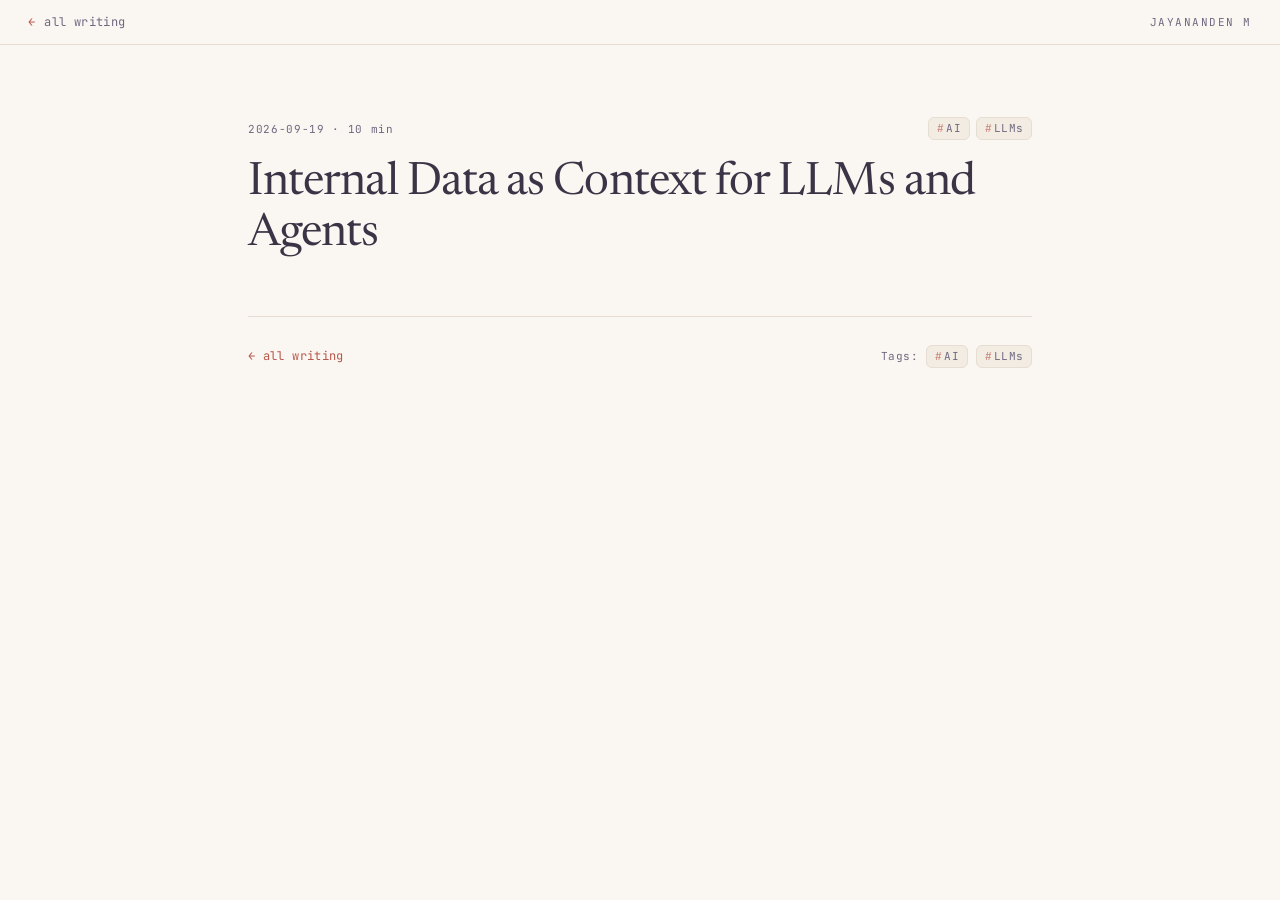
<file: writing-contextdata.html>
<!DOCTYPE html>
<html lang="en">
<head>
<meta charset="utf-8">
<meta name="viewport" content="width=device-width, initial-scale=1">
<title>Internal Data as Context for LLMs and Agents</title>
<link rel="preconnect" href="https://fonts.googleapis.com"><link rel="preconnect" href="https://fonts.gstatic.com" crossorigin><link rel="stylesheet" href="https://fonts.googleapis.com/css2?family=JetBrains+Mono:wght@400;500;600&family=Newsreader:opsz,wght@6..72,400;6..72,500&family=Space+Grotesk:wght@400;500;600&display=swap">
<style>
  *{box-sizing:border-box;}
  body{margin:0;background:var(--paper);color:var(--ink);
       font-family:'Space Grotesk',sans-serif;
       -webkit-font-smoothing:antialiased;}
  a{color:var(--rose);text-decoration:none;transition:color .2s ease;}
  a:hover{color:var(--rose-dark);}
  .wrap{min-height:100vh;background:var(--paper);}

  /* sticky header */
  header{position:sticky;top:0;z-index:5;display:flex;align-items:center;
    justify-content:space-between;gap:16px;padding:14px 28px;
    background:color-mix(in srgb,var(--paper) 86%,transparent);
    backdrop-filter:blur(10px);border-bottom:1px solid var(--hair);}
  header .back{display:inline-flex;align-items:center;gap:9px;
    font-family:'JetBrains Mono',monospace;font-size:12px;letter-spacing:.03em;
    color:var(--slate);}
  header .back:hover{color:var(--rose);}
  header .back .arrow{display:inline-block;color:var(--rose);
    transition:transform .25s cubic-bezier(.2,.7,.2,1);}
  header .back:hover .arrow{transform:translateX(-3px);}
  header .who{font-family:'JetBrains Mono',monospace;font-size:11px;
    letter-spacing:.14em;text-transform:uppercase;color:var(--slate);}

  main{margin:0 auto;padding:72px 28px 110px;}
  .kicker{margin:0 0 18px;font-family:'JetBrains Mono',monospace;
    font-size:11px;letter-spacing:.06em;color:var(--slate);}
  .kicker .sep{color:var(--rose);}

  /* tags */
  .tag-pill{display:inline-flex;align-items:center;font-family:'JetBrains Mono',monospace;
    font-size:11px;letter-spacing:.02em;padding:3px 8px;border-radius:6px;
    border:1px solid var(--hair);color:var(--slate);background:var(--code-bg);
    text-decoration:none;transition:all .2s ease;line-height:1.4;white-space:nowrap;}
  .tag-pill::before{content:"#";color:var(--rose);margin-right:2px;opacity:.7;}
  .tag-pill:hover{border-color:var(--rose);color:var(--rose-dark);
    background:color-mix(in srgb,var(--rose) 6%,var(--paper));}

  main{max-width:840px;}
  .article-meta{display:flex;align-items:center;justify-content:space-between;gap:12px;margin:0 0 18px;flex-wrap:wrap;}
  .article-meta .kicker{margin:0;}
  .article-tags{display:inline-flex;flex-wrap:wrap;gap:6px;}
  h1.title{margin:0 0 24px;font-family:'Newsreader',serif;font-weight:400;
    font-size:46px;line-height:1.1;letter-spacing:-.02em;color:var(--ink);}
  p.lede{margin:0 0 48px;font-family:'Newsreader',serif;font-size:20px;
    line-height:1.6;color:var(--slate);text-wrap:pretty;}

  /* reading-progress bar — pure CSS, degrades to a harmless empty strip */
  #read-progress{position:fixed;top:0;left:0;height:3px;width:100%;
    transform-origin:0 50%;transform:scaleX(0);background:var(--rose);
    box-shadow:0 0 8px 0 rgba(184,87,74,.55);z-index:20;}
  @supports (animation-timeline:scroll()){
    #read-progress{animation:read-fill linear;animation-timeline:scroll(root);}
  }
  @keyframes read-fill{from{transform:scaleX(0);}to{transform:scaleX(1);}}

  /* ---- article body: markdown maps onto these ---- */
  .post-body{font-size:16.5px;line-height:1.75;color:var(--ink);}
  .post-body > *:first-child{margin-top:0;}
  .post-body p{margin:0 0 24px;}
  .post-body h2{margin:44px 0 18px;font-family:'Newsreader',serif;
    font-weight:500;font-size:28px;line-height:1.25;color:var(--ink);}
  .post-body h3{margin:36px 0 14px;font-family:'Newsreader',serif;
    font-weight:500;font-size:22px;line-height:1.3;color:var(--ink);}
  .post-body ul,.post-body ol{margin:0 0 24px;padding-left:1.3em;}
  .post-body li{margin:0 0 8px;}
  .post-body li::marker{color:var(--rose);}
  .post-body strong{font-weight:600;color:var(--ink);}
  .post-body blockquote{margin:0 0 24px;padding:4px 0 4px 20px;
    border-left:3px solid var(--rose);color:var(--slate);font-style:italic;}
  .post-body blockquote p{margin:0 0 10px;}
  .post-body hr{border:none;border-top:1px solid var(--hair);margin:40px 0;}

  /* small-print / caveat paragraph: write  {: .note}  under it in markdown */
  .post-body .note{color:var(--slate);font-size:15px;line-height:1.65;}

  /* images & diagrams (tldraw / Excalidraw exports, GIFs) */
  .post-body figure{margin:36px 0;}
  .post-body figure img,.post-body p img{display:block;max-width:100%;
    height:auto;margin:0 auto;border:1px solid var(--hair);border-radius:10px;
    background:#fff;}
  .post-body figcaption{margin-top:12px;text-align:center;
    font-family:'JetBrains Mono',monospace;font-size:11.5px;letter-spacing:.02em;
    color:var(--slate);}

  /* inline code */
  .post-body code{font-family:'JetBrains Mono',monospace;font-size:.88em;}
  .post-body :not(pre) > code{background:color-mix(in srgb,var(--rose) 8%,var(--paper));
    border:1px solid color-mix(in srgb,var(--rose) 20%,var(--hair));border-radius:5px;padding:.15em .42em;
    color:var(--rose-dark);font-weight:500;}

  /* tables */
  .post-body table{width:100%;border-collapse:collapse;margin:0 0 28px;
    font-size:14.5px;}
  .post-body th,.post-body td{padding:9px 12px;border-bottom:1px solid var(--hair);
    text-align:left;}
  .post-body th{font-family:'JetBrains Mono',monospace;font-size:11px;
    letter-spacing:.04em;text-transform:uppercase;color:var(--slate);
    border-bottom:1.5px solid var(--hair);}

  .post-footer{margin-top:56px;padding-top:28px;border-top:1px solid var(--hair);
    display:flex;align-items:center;justify-content:space-between;gap:16px;flex-wrap:wrap;}
  .post-footer a.back-link{font-family:'JetBrains Mono',monospace;font-size:12px;
    letter-spacing:.03em;color:var(--rose);}
  .post-footer .footer-tags{display:inline-flex;align-items:center;gap:8px;flex-wrap:wrap;}
  .post-footer .footer-tags-label{font-family:'JetBrains Mono',monospace;font-size:11px;color:var(--slate);letter-spacing:.04em;}
  @media (max-width:640px){
    h1.title{font-size:34px;} main{padding:48px 22px 90px;}
  }


  /* Code container & syntax highlighting */
  .post-body .codehilite {
    position: relative;
    margin: 28px 0;
    background: #181520;
    border: 1px solid #2d2838;
    border-radius: 12px;
    overflow: hidden;
    box-shadow: 0 12px 28px -8px rgba(24, 21, 32, 0.28), 0 2px 6px -1px rgba(24, 21, 32, 0.15);
  }
  .post-body .codehilite pre {
    margin: 0;
    padding: 16px 20px;
    font-family: 'JetBrains Mono', monospace;
    font-size: 13.5px;
    line-height: 1.65;
    color: #e8e3f0;
    background: transparent;
    overflow-x: auto;
    -webkit-font-smoothing: antialiased;
    tab-size: 4;
  }
  .post-body .codehilite pre code {
    font-family: inherit;
    font-size: inherit;
    color: inherit;
    background: transparent;
    padding: 0;
    border: none;
  }
  .post-body .codehilite pre::-webkit-scrollbar { height: 7px; }
  .post-body .codehilite pre::-webkit-scrollbar-track { background: #131019; }
  .post-body .codehilite pre::-webkit-scrollbar-thumb { background: #352e42; border-radius: 4px; }
  .post-body .codehilite pre::-webkit-scrollbar-thumb:hover { background: #4e4460; }

  /* Code header bar */
  .code-header {
    display: flex;
    align-items: center;
    justify-content: space-between;
    padding: 9px 14px;
    background: #120f18;
    border-bottom: 1px solid #252030;
    user-select: none;
  }
  .code-dots {
    display: flex;
    align-items: center;
    gap: 6px;
  }
  .code-dots span {
    width: 9px;
    height: 9px;
    border-radius: 50%;
    display: inline-block;
  }
  .code-dots span:nth-child(1) { background: #ff5f56; opacity: 0.85; }
  .code-dots span:nth-child(2) { background: #ffbd2e; opacity: 0.85; }
  .code-dots span:nth-child(3) { background: #27c93f; opacity: 0.85; }

  .copy-btn {
    all: unset;
    display: inline-flex;
    align-items: center;
    gap: 5px;
    cursor: pointer;
    font-family: 'JetBrains Mono', monospace;
    font-size: 11px;
    color: #9d94b0;
    padding: 3px 8px;
    border-radius: 5px;
    background: rgba(255, 255, 255, 0.05);
    border: 1px solid rgba(255, 255, 255, 0.08);
    transition: all 0.2s ease;
  }
  .copy-btn:hover {
    color: #fff;
    background: rgba(255, 255, 255, 0.12);
    border-color: rgba(255, 255, 255, 0.2);
  }
  .copy-btn.copied {
    color: #5af78e;
    border-color: rgba(90, 247, 142, 0.4);
    background: rgba(90, 247, 142, 0.1);
  }

  /* Token highlighting */
  .post-body .codehilite .c,
  .post-body .codehilite .ch,
  .post-body .codehilite .cm,
  .post-body .codehilite .c1,
  .post-body .codehilite .cs { color: #7f7791; font-style: italic; }

  .post-body .codehilite .k,
  .post-body .codehilite .kd,
  .post-body .codehilite .kn,
  .post-body .codehilite .kp,
  .post-body .codehilite .kr,
  .post-body .codehilite .kt { color: #f2777a; font-weight: 500; }

  .post-body .codehilite .s,
  .post-body .codehilite .sa,
  .post-body .codehilite .sb,
  .post-body .codehilite .sc,
  .post-body .codehilite .dl,
  .post-body .codehilite .sd,
  .post-body .codehilite .s2,
  .post-body .codehilite .se,
  .post-body .codehilite .sh,
  .post-body .codehilite .si,
  .post-body .codehilite .sx,
  .post-body .codehilite .sr,
  .post-body .codehilite .s1,
  .post-body .codehilite .ss { color: #a6e22e; }

  .post-body .codehilite .na,
  .post-body .codehilite .nf,
  .post-body .codehilite .fm { color: #67b0e8; font-weight: 500; }

  .post-body .codehilite .m,
  .post-body .codehilite .mb,
  .post-body .codehilite .mf,
  .post-body .codehilite .mh,
  .post-body .codehilite .mi,
  .post-body .codehilite .il,
  .post-body .codehilite .mo { color: #e5c07b; }

  .post-body .codehilite .nb,
  .post-body .codehilite .nc,
  .post-body .codehilite .no,
  .post-body .codehilite .nd { color: #e59866; }

  .post-body .codehilite .o,
  .post-body .codehilite .ow,
  .post-body .codehilite .p { color: #c4bdcf; }

  .post-body .codehilite .ge { font-style: italic; }
  .post-body .codehilite .gs { font-weight: bold; }
  .post-body .codehilite .gp { color: #7f7791; user-select: none; }
  .post-body .codehilite .go { color: #b0a8bd; }
  .post-body .codehilite .gt { color: #f2777a; }
  .post-body .codehilite .err { color: #f2777a; }
</style>
</head>
<body>
<div class="wrap" style="--paper:#faf6f1;--rose:#b8574a;--rose-dark:#9c4438;--ink:#3a3446;--slate:#6f6880;--hair:#e6ddd3;--code-bg:#f3ece3;">
  <div id="read-progress" aria-hidden="true"></div>
  <header>
    <a class="back" href="writing.html"><span class="arrow">&larr;</span> all writing</a>
    <span class="who">Jayananden M</span>
  </header>
  <main>
    <div class="article-meta">
      <p class="kicker">2026-09-19 · 10 min</p>
      <div class="article-tags"><a class="tag-pill" href="writing.html?tag=AI">AI</a><a class="tag-pill" href="writing.html?tag=LLMs">LLMs</a></div>
    </div>
    <h1 class="title">Internal Data as Context for LLMs and Agents</h1>
    
    <article class="post-body">

    </article>
    <div class="post-footer">
      <a class="back-link" href="writing.html">&larr; all writing</a>
      <div class="footer-tags"><span class="footer-tags-label">Tags:</span><a class="tag-pill" href="writing.html?tag=AI">AI</a><a class="tag-pill" href="writing.html?tag=LLMs">LLMs</a></div>
    </div>
  </main>
  <script>
  (function() {
    document.querySelectorAll('.post-body .codehilite, .post-body pre').forEach(function(block) {
      if (block.tagName === 'PRE' && block.closest('.codehilite')) return;
      
      var isHilite = block.classList.contains('codehilite');
      var pre = isHilite ? block.querySelector('pre') : block;
      if (!pre) return;

      var header = document.createElement('div');
      header.className = 'code-header';
      header.innerHTML = '<div class="code-dots"><span></span><span></span><span></span></div>' +
        '<button class="copy-btn" type="button" aria-label="Copy code">' +
        '<svg class="copy-icon" width="12" height="12" viewBox="0 0 24 24" fill="none" stroke="currentColor" stroke-width="2" stroke-linecap="round" stroke-linejoin="round"><rect x="9" y="9" width="13" height="13" rx="2" ry="2"></rect><path d="M5 15H4a2 2 0 0 1-2-2V4a2 2 0 0 1 2-2h9a2 2 0 0 1 2 2v1"></path></svg>' +
        '<span class="copy-text">Copy</span>' +
        '</button>';

      if (isHilite) {
        block.insertBefore(header, pre);
      } else {
        var wrapper = document.createElement('div');
        wrapper.className = 'codehilite';
        block.parentNode.insertBefore(wrapper, block);
        wrapper.appendChild(header);
        wrapper.appendChild(block);
      }

      var btn = header.querySelector('.copy-btn');
      btn.addEventListener('click', async function() {
        var codeEl = pre.querySelector('code') || pre;
        var text = codeEl.innerText.replace(/\n$/, '');
        try {
          await navigator.clipboard.writeText(text);
          btn.classList.add('copied');
          btn.querySelector('.copy-text').textContent = 'Copied!';
          btn.querySelector('.copy-icon').outerHTML = '<svg class="copy-icon" width="12" height="12" viewBox="0 0 24 24" fill="none" stroke="currentColor" stroke-width="2.5" stroke-linecap="round" stroke-linejoin="round"><polyline points="20 6 9 17 4 12"></polyline></svg>';
          setTimeout(function() {
            btn.classList.remove('copied');
            btn.querySelector('.copy-text').textContent = 'Copy';
            btn.querySelector('.copy-icon').outerHTML = '<svg class="copy-icon" width="12" height="12" viewBox="0 0 24 24" fill="none" stroke="currentColor" stroke-width="2" stroke-linecap="round" stroke-linejoin="round"><rect x="9" y="9" width="13" height="13" rx="2" ry="2"></rect><path d="M5 15H4a2 2 0 0 1-2-2V4a2 2 0 0 1 2-2h9a2 2 0 0 1 2 2v1"></path></svg>';
          }, 2000);
        } catch (err) {}
      });
    });
  })();
  </script>
</div>
</body>
</html>
</file>
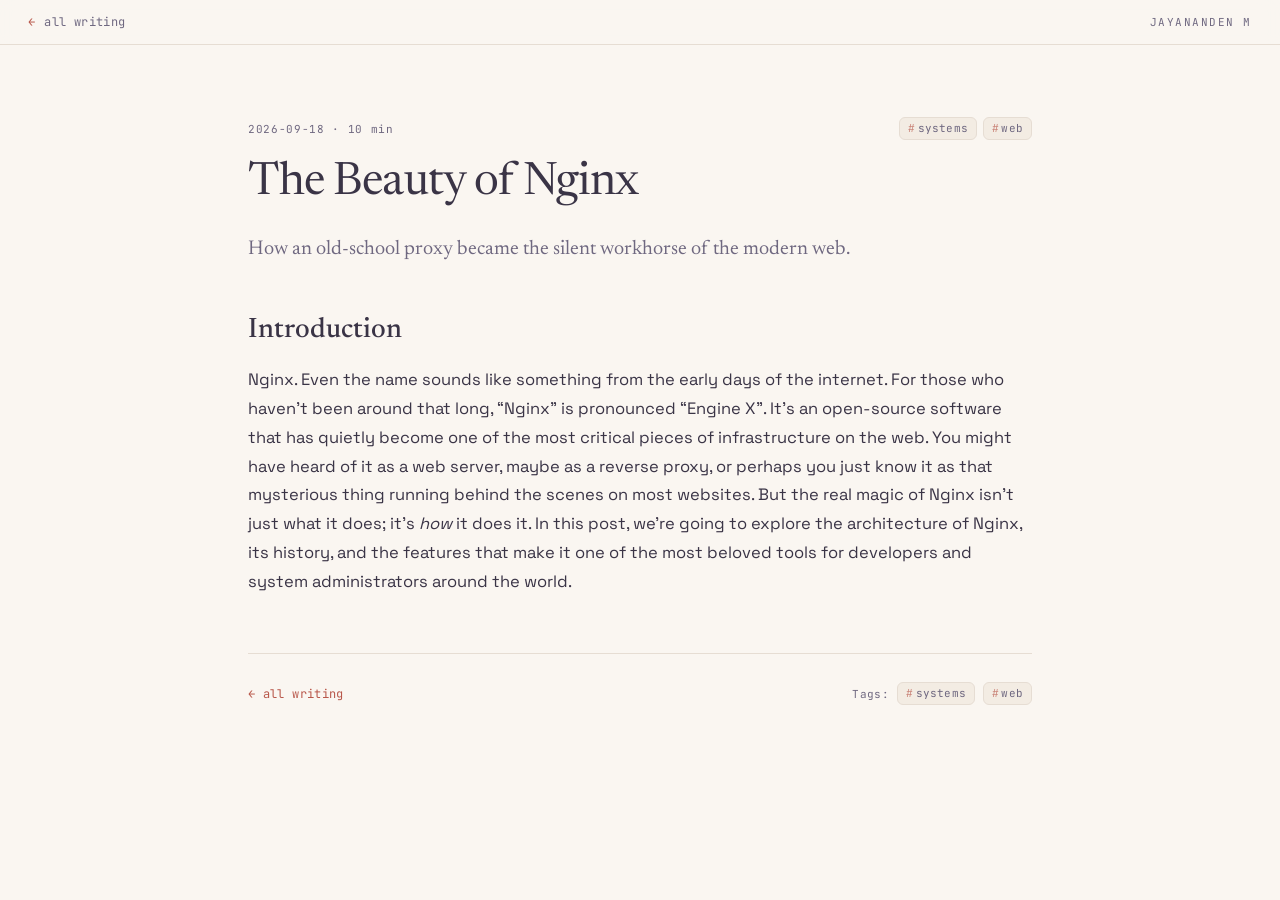
<file: writing-nginx-beauty.html>
<!DOCTYPE html>
<html lang="en">
<head>
<meta charset="utf-8">
<meta name="viewport" content="width=device-width, initial-scale=1">
<title>The Beauty of Nginx</title>
<link rel="preconnect" href="https://fonts.googleapis.com"><link rel="preconnect" href="https://fonts.gstatic.com" crossorigin><link rel="stylesheet" href="https://fonts.googleapis.com/css2?family=JetBrains+Mono:wght@400;500;600&family=Newsreader:opsz,wght@6..72,400;6..72,500&family=Space+Grotesk:wght@400;500;600&display=swap">
<style>
  *{box-sizing:border-box;}
  body{margin:0;background:var(--paper);color:var(--ink);
       font-family:'Space Grotesk',sans-serif;
       -webkit-font-smoothing:antialiased;}
  a{color:var(--rose);text-decoration:none;transition:color .2s ease;}
  a:hover{color:var(--rose-dark);}
  .wrap{min-height:100vh;background:var(--paper);}

  /* sticky header */
  header{position:sticky;top:0;z-index:5;display:flex;align-items:center;
    justify-content:space-between;gap:16px;padding:14px 28px;
    background:color-mix(in srgb,var(--paper) 86%,transparent);
    backdrop-filter:blur(10px);border-bottom:1px solid var(--hair);}
  header .back{display:inline-flex;align-items:center;gap:9px;
    font-family:'JetBrains Mono',monospace;font-size:12px;letter-spacing:.03em;
    color:var(--slate);}
  header .back:hover{color:var(--rose);}
  header .back .arrow{display:inline-block;color:var(--rose);
    transition:transform .25s cubic-bezier(.2,.7,.2,1);}
  header .back:hover .arrow{transform:translateX(-3px);}
  header .who{font-family:'JetBrains Mono',monospace;font-size:11px;
    letter-spacing:.14em;text-transform:uppercase;color:var(--slate);}

  main{margin:0 auto;padding:72px 28px 110px;}
  .kicker{margin:0 0 18px;font-family:'JetBrains Mono',monospace;
    font-size:11px;letter-spacing:.06em;color:var(--slate);}
  .kicker .sep{color:var(--rose);}

  /* tags */
  .tag-pill{display:inline-flex;align-items:center;font-family:'JetBrains Mono',monospace;
    font-size:11px;letter-spacing:.02em;padding:3px 8px;border-radius:6px;
    border:1px solid var(--hair);color:var(--slate);background:var(--code-bg);
    text-decoration:none;transition:all .2s ease;line-height:1.4;white-space:nowrap;}
  .tag-pill::before{content:"#";color:var(--rose);margin-right:2px;opacity:.7;}
  .tag-pill:hover{border-color:var(--rose);color:var(--rose-dark);
    background:color-mix(in srgb,var(--rose) 6%,var(--paper));}

  main{max-width:840px;}
  .article-meta{display:flex;align-items:center;justify-content:space-between;gap:12px;margin:0 0 18px;flex-wrap:wrap;}
  .article-meta .kicker{margin:0;}
  .article-tags{display:inline-flex;flex-wrap:wrap;gap:6px;}
  h1.title{margin:0 0 24px;font-family:'Newsreader',serif;font-weight:400;
    font-size:46px;line-height:1.1;letter-spacing:-.02em;color:var(--ink);}
  p.lede{margin:0 0 48px;font-family:'Newsreader',serif;font-size:20px;
    line-height:1.6;color:var(--slate);text-wrap:pretty;}

  /* reading-progress bar — pure CSS, degrades to a harmless empty strip */
  #read-progress{position:fixed;top:0;left:0;height:3px;width:100%;
    transform-origin:0 50%;transform:scaleX(0);background:var(--rose);
    box-shadow:0 0 8px 0 rgba(184,87,74,.55);z-index:20;}
  @supports (animation-timeline:scroll()){
    #read-progress{animation:read-fill linear;animation-timeline:scroll(root);}
  }
  @keyframes read-fill{from{transform:scaleX(0);}to{transform:scaleX(1);}}

  /* ---- article body: markdown maps onto these ---- */
  .post-body{font-size:16.5px;line-height:1.75;color:var(--ink);}
  .post-body > *:first-child{margin-top:0;}
  .post-body p{margin:0 0 24px;}
  .post-body h2{margin:44px 0 18px;font-family:'Newsreader',serif;
    font-weight:500;font-size:28px;line-height:1.25;color:var(--ink);}
  .post-body h3{margin:36px 0 14px;font-family:'Newsreader',serif;
    font-weight:500;font-size:22px;line-height:1.3;color:var(--ink);}
  .post-body ul,.post-body ol{margin:0 0 24px;padding-left:1.3em;}
  .post-body li{margin:0 0 8px;}
  .post-body li::marker{color:var(--rose);}
  .post-body strong{font-weight:600;color:var(--ink);}
  .post-body blockquote{margin:0 0 24px;padding:4px 0 4px 20px;
    border-left:3px solid var(--rose);color:var(--slate);font-style:italic;}
  .post-body blockquote p{margin:0 0 10px;}
  .post-body hr{border:none;border-top:1px solid var(--hair);margin:40px 0;}

  /* small-print / caveat paragraph: write  {: .note}  under it in markdown */
  .post-body .note{color:var(--slate);font-size:15px;line-height:1.65;}

  /* images & diagrams (tldraw / Excalidraw exports, GIFs) */
  .post-body figure{margin:36px 0;}
  .post-body figure img,.post-body p img{display:block;max-width:100%;
    height:auto;margin:0 auto;border:1px solid var(--hair);border-radius:10px;
    background:#fff;}
  .post-body figcaption{margin-top:12px;text-align:center;
    font-family:'JetBrains Mono',monospace;font-size:11.5px;letter-spacing:.02em;
    color:var(--slate);}

  /* inline code */
  .post-body code{font-family:'JetBrains Mono',monospace;font-size:.88em;}
  .post-body :not(pre) > code{background:color-mix(in srgb,var(--rose) 8%,var(--paper));
    border:1px solid color-mix(in srgb,var(--rose) 20%,var(--hair));border-radius:5px;padding:.15em .42em;
    color:var(--rose-dark);font-weight:500;}

  /* tables */
  .post-body table{width:100%;border-collapse:collapse;margin:0 0 28px;
    font-size:14.5px;}
  .post-body th,.post-body td{padding:9px 12px;border-bottom:1px solid var(--hair);
    text-align:left;}
  .post-body th{font-family:'JetBrains Mono',monospace;font-size:11px;
    letter-spacing:.04em;text-transform:uppercase;color:var(--slate);
    border-bottom:1.5px solid var(--hair);}

  .post-footer{margin-top:56px;padding-top:28px;border-top:1px solid var(--hair);
    display:flex;align-items:center;justify-content:space-between;gap:16px;flex-wrap:wrap;}
  .post-footer a.back-link{font-family:'JetBrains Mono',monospace;font-size:12px;
    letter-spacing:.03em;color:var(--rose);}
  .post-footer .footer-tags{display:inline-flex;align-items:center;gap:8px;flex-wrap:wrap;}
  .post-footer .footer-tags-label{font-family:'JetBrains Mono',monospace;font-size:11px;color:var(--slate);letter-spacing:.04em;}
  @media (max-width:640px){
    h1.title{font-size:34px;} main{padding:48px 22px 90px;}
  }


  /* Code container & syntax highlighting */
  .post-body .codehilite {
    position: relative;
    margin: 28px 0;
    background: #181520;
    border: 1px solid #2d2838;
    border-radius: 12px;
    overflow: hidden;
    box-shadow: 0 12px 28px -8px rgba(24, 21, 32, 0.28), 0 2px 6px -1px rgba(24, 21, 32, 0.15);
  }
  .post-body .codehilite pre {
    margin: 0;
    padding: 16px 20px;
    font-family: 'JetBrains Mono', monospace;
    font-size: 13.5px;
    line-height: 1.65;
    color: #e8e3f0;
    background: transparent;
    overflow-x: auto;
    -webkit-font-smoothing: antialiased;
    tab-size: 4;
  }
  .post-body .codehilite pre code {
    font-family: inherit;
    font-size: inherit;
    color: inherit;
    background: transparent;
    padding: 0;
    border: none;
  }
  .post-body .codehilite pre::-webkit-scrollbar { height: 7px; }
  .post-body .codehilite pre::-webkit-scrollbar-track { background: #131019; }
  .post-body .codehilite pre::-webkit-scrollbar-thumb { background: #352e42; border-radius: 4px; }
  .post-body .codehilite pre::-webkit-scrollbar-thumb:hover { background: #4e4460; }

  /* Code header bar */
  .code-header {
    display: flex;
    align-items: center;
    justify-content: space-between;
    padding: 9px 14px;
    background: #120f18;
    border-bottom: 1px solid #252030;
    user-select: none;
  }
  .code-dots {
    display: flex;
    align-items: center;
    gap: 6px;
  }
  .code-dots span {
    width: 9px;
    height: 9px;
    border-radius: 50%;
    display: inline-block;
  }
  .code-dots span:nth-child(1) { background: #ff5f56; opacity: 0.85; }
  .code-dots span:nth-child(2) { background: #ffbd2e; opacity: 0.85; }
  .code-dots span:nth-child(3) { background: #27c93f; opacity: 0.85; }

  .copy-btn {
    all: unset;
    display: inline-flex;
    align-items: center;
    gap: 5px;
    cursor: pointer;
    font-family: 'JetBrains Mono', monospace;
    font-size: 11px;
    color: #9d94b0;
    padding: 3px 8px;
    border-radius: 5px;
    background: rgba(255, 255, 255, 0.05);
    border: 1px solid rgba(255, 255, 255, 0.08);
    transition: all 0.2s ease;
  }
  .copy-btn:hover {
    color: #fff;
    background: rgba(255, 255, 255, 0.12);
    border-color: rgba(255, 255, 255, 0.2);
  }
  .copy-btn.copied {
    color: #5af78e;
    border-color: rgba(90, 247, 142, 0.4);
    background: rgba(90, 247, 142, 0.1);
  }

  /* Token highlighting */
  .post-body .codehilite .c,
  .post-body .codehilite .ch,
  .post-body .codehilite .cm,
  .post-body .codehilite .c1,
  .post-body .codehilite .cs { color: #7f7791; font-style: italic; }

  .post-body .codehilite .k,
  .post-body .codehilite .kd,
  .post-body .codehilite .kn,
  .post-body .codehilite .kp,
  .post-body .codehilite .kr,
  .post-body .codehilite .kt { color: #f2777a; font-weight: 500; }

  .post-body .codehilite .s,
  .post-body .codehilite .sa,
  .post-body .codehilite .sb,
  .post-body .codehilite .sc,
  .post-body .codehilite .dl,
  .post-body .codehilite .sd,
  .post-body .codehilite .s2,
  .post-body .codehilite .se,
  .post-body .codehilite .sh,
  .post-body .codehilite .si,
  .post-body .codehilite .sx,
  .post-body .codehilite .sr,
  .post-body .codehilite .s1,
  .post-body .codehilite .ss { color: #a6e22e; }

  .post-body .codehilite .na,
  .post-body .codehilite .nf,
  .post-body .codehilite .fm { color: #67b0e8; font-weight: 500; }

  .post-body .codehilite .m,
  .post-body .codehilite .mb,
  .post-body .codehilite .mf,
  .post-body .codehilite .mh,
  .post-body .codehilite .mi,
  .post-body .codehilite .il,
  .post-body .codehilite .mo { color: #e5c07b; }

  .post-body .codehilite .nb,
  .post-body .codehilite .nc,
  .post-body .codehilite .no,
  .post-body .codehilite .nd { color: #e59866; }

  .post-body .codehilite .o,
  .post-body .codehilite .ow,
  .post-body .codehilite .p { color: #c4bdcf; }

  .post-body .codehilite .ge { font-style: italic; }
  .post-body .codehilite .gs { font-weight: bold; }
  .post-body .codehilite .gp { color: #7f7791; user-select: none; }
  .post-body .codehilite .go { color: #b0a8bd; }
  .post-body .codehilite .gt { color: #f2777a; }
  .post-body .codehilite .err { color: #f2777a; }
</style>
</head>
<body>
<div class="wrap" style="--paper:#faf6f1;--rose:#b8574a;--rose-dark:#9c4438;--ink:#3a3446;--slate:#6f6880;--hair:#e6ddd3;--code-bg:#f3ece3;">
  <div id="read-progress" aria-hidden="true"></div>
  <header>
    <a class="back" href="writing.html"><span class="arrow">&larr;</span> all writing</a>
    <span class="who">Jayananden M</span>
  </header>
  <main>
    <div class="article-meta">
      <p class="kicker">2026-09-18 · 10 min</p>
      <div class="article-tags"><a class="tag-pill" href="writing.html?tag=systems">systems</a><a class="tag-pill" href="writing.html?tag=web">web</a></div>
    </div>
    <h1 class="title">The Beauty of Nginx</h1>
    <p class="lede">How an old-school proxy became the silent workhorse of the modern web.</p>
    <article class="post-body">
      <h2>Introduction</h2>
      <p>Nginx. Even the name sounds like something from the early days of the internet. For those who haven&rsquo;t been around that long, &ldquo;Nginx&rdquo; is pronounced &ldquo;Engine X&rdquo;. It’s an open-source software that has quietly become one of the most critical pieces of infrastructure on the web. You might have heard of it as a web server, maybe as a reverse proxy, or perhaps you just know it as that mysterious thing running behind the scenes on most websites. But the real magic of Nginx isn&rsquo;t just what it does; it&rsquo;s <em>how</em> it does it. In this post, we’re going to explore the architecture of Nginx, its history, and the features that make it one of the most beloved tools for developers and system administrators around the world.</p>
    </article>
    <div class="post-footer">
      <a class="back-link" href="writing.html">&larr; all writing</a>
      <div class="footer-tags"><span class="footer-tags-label">Tags:</span><a class="tag-pill" href="writing.html?tag=systems">systems</a><a class="tag-pill" href="writing.html?tag=web">web</a></div>
    </div>
  </main>
  <script>
  (function() {
    document.querySelectorAll('.post-body .codehilite, .post-body pre').forEach(function(block) {
      if (block.tagName === 'PRE' && block.closest('.codehilite')) return;
      
      var isHilite = block.classList.contains('codehilite');
      var pre = isHilite ? block.querySelector('pre') : block;
      if (!pre) return;

      var header = document.createElement('div');
      header.className = 'code-header';
      header.innerHTML = '<div class="code-dots"><span></span><span></span><span></span></div>' +
        '<button class="copy-btn" type="button" aria-label="Copy code">' +
        '<svg class="copy-icon" width="12" height="12" viewBox="0 0 24 24" fill="none" stroke="currentColor" stroke-width="2" stroke-linecap="round" stroke-linejoin="round"><rect x="9" y="9" width="13" height="13" rx="2" ry="2"></rect><path d="M5 15H4a2 2 0 0 1-2-2V4a2 2 0 0 1 2-2h9a2 2 0 0 1 2 2v1"></path></svg>' +
        '<span class="copy-text">Copy</span>' +
        '</button>';

      if (isHilite) {
        block.insertBefore(header, pre);
      } else {
        var wrapper = document.createElement('div');
        wrapper.className = 'codehilite';
        block.parentNode.insertBefore(wrapper, block);
        wrapper.appendChild(header);
        wrapper.appendChild(block);
      }

      var btn = header.querySelector('.copy-btn');
      btn.addEventListener('click', async function() {
        var codeEl = pre.querySelector('code') || pre;
        var text = codeEl.innerText.replace(/\n$/, '');
        try {
          await navigator.clipboard.writeText(text);
          btn.classList.add('copied');
          btn.querySelector('.copy-text').textContent = 'Copied!';
          btn.querySelector('.copy-icon').outerHTML = '<svg class="copy-icon" width="12" height="12" viewBox="0 0 24 24" fill="none" stroke="currentColor" stroke-width="2.5" stroke-linecap="round" stroke-linejoin="round"><polyline points="20 6 9 17 4 12"></polyline></svg>';
          setTimeout(function() {
            btn.classList.remove('copied');
            btn.querySelector('.copy-text').textContent = 'Copy';
            btn.querySelector('.copy-icon').outerHTML = '<svg class="copy-icon" width="12" height="12" viewBox="0 0 24 24" fill="none" stroke="currentColor" stroke-width="2" stroke-linecap="round" stroke-linejoin="round"><rect x="9" y="9" width="13" height="13" rx="2" ry="2"></rect><path d="M5 15H4a2 2 0 0 1-2-2V4a2 2 0 0 1 2-2h9a2 2 0 0 1 2 2v1"></path></svg>';
          }, 2000);
        } catch (err) {}
      });
    });
  })();
  </script>
</div>
</body>
</html>
</file>
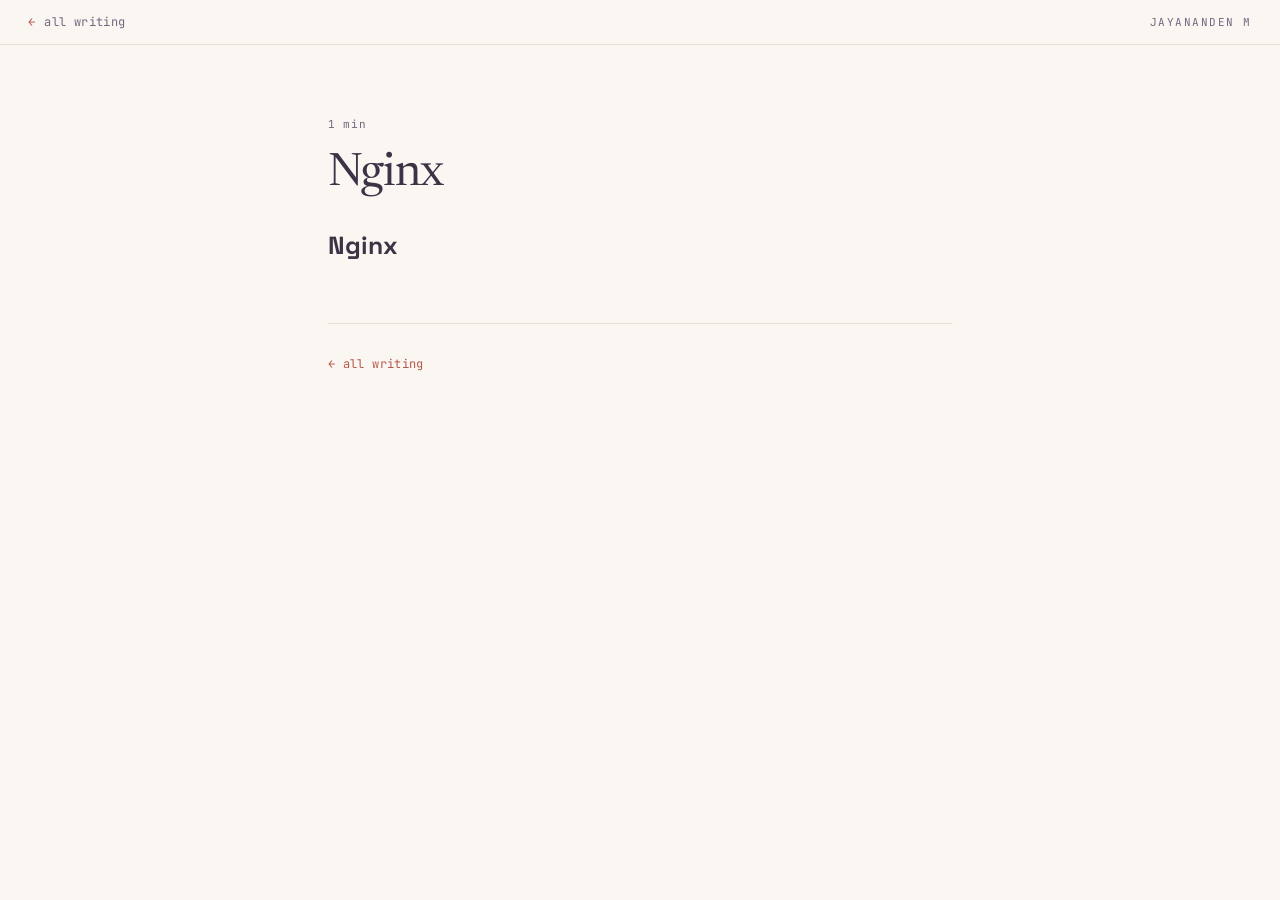
<file: writing-nginx.html>
<!DOCTYPE html>
<html lang="en">
<head>
<meta charset="utf-8">
<meta name="viewport" content="width=device-width, initial-scale=1">
<title>Nginx</title>
<link rel="preconnect" href="https://fonts.googleapis.com"><link rel="preconnect" href="https://fonts.gstatic.com" crossorigin><link rel="stylesheet" href="https://fonts.googleapis.com/css2?family=JetBrains+Mono:wght@400;500;600&family=Newsreader:opsz,wght@6..72,400;6..72,500&family=Space+Grotesk:wght@400;500;600&display=swap">
<style>
  *{box-sizing:border-box;}
  body{margin:0;background:var(--paper);color:var(--ink);
       font-family:'Space Grotesk',sans-serif;
       -webkit-font-smoothing:antialiased;}
  a{color:var(--rose);text-decoration:none;transition:color .2s ease;}
  a:hover{color:var(--rose-dark);}
  .wrap{min-height:100vh;background:var(--paper);}

  /* sticky header */
  header{position:sticky;top:0;z-index:5;display:flex;align-items:center;
    justify-content:space-between;gap:16px;padding:14px 28px;
    background:color-mix(in srgb,var(--paper) 86%,transparent);
    backdrop-filter:blur(10px);border-bottom:1px solid var(--hair);}
  header .back{display:inline-flex;align-items:center;gap:9px;
    font-family:'JetBrains Mono',monospace;font-size:12px;letter-spacing:.03em;
    color:var(--slate);}
  header .back:hover{color:var(--rose);}
  header .back .arrow{display:inline-block;color:var(--rose);
    transition:transform .25s cubic-bezier(.2,.7,.2,1);}
  header .back:hover .arrow{transform:translateX(-3px);}
  header .who{font-family:'JetBrains Mono',monospace;font-size:11px;
    letter-spacing:.14em;text-transform:uppercase;color:var(--slate);}

  main{margin:0 auto;padding:72px 28px 110px;}
  .kicker{margin:0 0 18px;font-family:'JetBrains Mono',monospace;
    font-size:11px;letter-spacing:.06em;color:var(--slate);}
  .kicker .sep{color:var(--rose);}

  main{max-width:680px;}
  h1.title{margin:0 0 24px;font-family:'Newsreader',serif;font-weight:400;
    font-size:46px;line-height:1.1;letter-spacing:-.02em;color:var(--ink);}
  p.lede{margin:0 0 48px;font-family:'Newsreader',serif;font-size:20px;
    line-height:1.6;color:var(--slate);text-wrap:pretty;}

  /* reading-progress bar — pure CSS, degrades to a harmless empty strip */
  #read-progress{position:fixed;top:0;left:0;height:3px;width:100%;
    transform-origin:0 50%;transform:scaleX(0);background:var(--rose);
    box-shadow:0 0 8px 0 rgba(184,87,74,.55);z-index:20;}
  @supports (animation-timeline:scroll()){
    #read-progress{animation:read-fill linear;animation-timeline:scroll(root);}
  }
  @keyframes read-fill{from{transform:scaleX(0);}to{transform:scaleX(1);}}

  /* ---- article body: markdown maps onto these ---- */
  .post-body{font-size:16.5px;line-height:1.75;color:var(--ink);}
  .post-body > *:first-child{margin-top:0;}
  .post-body p{margin:0 0 24px;}
  .post-body h2{margin:44px 0 18px;font-family:'Newsreader',serif;
    font-weight:500;font-size:28px;line-height:1.25;color:var(--ink);}
  .post-body h3{margin:36px 0 14px;font-family:'Newsreader',serif;
    font-weight:500;font-size:22px;line-height:1.3;color:var(--ink);}
  .post-body ul,.post-body ol{margin:0 0 24px;padding-left:1.3em;}
  .post-body li{margin:0 0 8px;}
  .post-body li::marker{color:var(--rose);}
  .post-body strong{font-weight:600;color:var(--ink);}
  .post-body blockquote{margin:0 0 24px;padding:4px 0 4px 20px;
    border-left:3px solid var(--rose);color:var(--slate);font-style:italic;}
  .post-body blockquote p{margin:0 0 10px;}
  .post-body hr{border:none;border-top:1px solid var(--hair);margin:40px 0;}

  /* small-print / caveat paragraph: write  {: .note}  under it in markdown */
  .post-body .note{color:var(--slate);font-size:15px;line-height:1.65;}

  /* images & diagrams (tldraw / Excalidraw exports, GIFs) */
  .post-body figure{margin:36px 0;}
  .post-body figure img,.post-body p img{display:block;max-width:100%;
    height:auto;margin:0 auto;border:1px solid var(--hair);border-radius:10px;
    background:#fff;}
  .post-body figcaption{margin-top:12px;text-align:center;
    font-family:'JetBrains Mono',monospace;font-size:11.5px;letter-spacing:.02em;
    color:var(--slate);}

  /* inline code + code blocks */
  .post-body code{font-family:'JetBrains Mono',monospace;font-size:.86em;}
  .post-body :not(pre) > code{background:var(--code-bg);
    border:1px solid var(--hair);border-radius:5px;padding:.12em .38em;
    color:var(--rose-dark);}
  .post-body .codehilite{margin:0 0 24px;background:var(--code-bg);
    border:1px solid var(--hair);border-radius:10px;overflow:auto;}
  .post-body .codehilite pre{margin:0;padding:18px 20px;font-size:13.5px;
    line-height:1.6;overflow:auto;}

  /* tables */
  .post-body table{width:100%;border-collapse:collapse;margin:0 0 28px;
    font-size:14.5px;}
  .post-body th,.post-body td{padding:9px 12px;border-bottom:1px solid var(--hair);
    text-align:left;}
  .post-body th{font-family:'JetBrains Mono',monospace;font-size:11px;
    letter-spacing:.04em;text-transform:uppercase;color:var(--slate);
    border-bottom:1.5px solid var(--hair);}

  .post-footer{margin-top:56px;padding-top:28px;border-top:1px solid var(--hair);}
  .post-footer a{font-family:'JetBrains Mono',monospace;font-size:12px;
    letter-spacing:.03em;color:var(--rose);}
  @media (max-width:640px){
    h1.title{font-size:34px;} main{padding:48px 22px 90px;}
  }

pre { line-height: 125%; }
td.linenos .normal { color: inherit; background-color: transparent; padding-left: 5px; padding-right: 5px; }
span.linenos { color: inherit; background-color: transparent; padding-left: 5px; padding-right: 5px; }
td.linenos .special { color: #000000; background-color: #ffffc0; padding-left: 5px; padding-right: 5px; }
span.linenos.special { color: #000000; background-color: #ffffc0; padding-left: 5px; padding-right: 5px; }
.post-body .codehilite .hll { background-color: #ffffcc }
.post-body .codehilite { background: #ffffff; }
.post-body .codehilite .c { color: #888 } /* Comment */
.post-body .codehilite .err { color: #A61717; background-color: #E3D2D2 } /* Error */
.post-body .codehilite .k { color: #080; font-weight: bold } /* Keyword */
.post-body .codehilite .ch { color: #888 } /* Comment.Hashbang */
.post-body .codehilite .cm { color: #888 } /* Comment.Multiline */
.post-body .codehilite .cp { color: #C00; font-weight: bold } /* Comment.Preproc */
.post-body .codehilite .cpf { color: #888 } /* Comment.PreprocFile */
.post-body .codehilite .c1 { color: #888 } /* Comment.Single */
.post-body .codehilite .cs { color: #C00; font-weight: bold; background-color: #FFF0F0 } /* Comment.Special */
.post-body .codehilite .gd { color: #000; background-color: #FDD } /* Generic.Deleted */
.post-body .codehilite .ge { font-style: italic } /* Generic.Emph */
.post-body .codehilite .ges { font-weight: bold; font-style: italic } /* Generic.EmphStrong */
.post-body .codehilite .gr { color: #A00 } /* Generic.Error */
.post-body .codehilite .gh { color: #333 } /* Generic.Heading */
.post-body .codehilite .gi { color: #000; background-color: #DFD } /* Generic.Inserted */
.post-body .codehilite .go { color: #888 } /* Generic.Output */
.post-body .codehilite .gp { color: #555 } /* Generic.Prompt */
.post-body .codehilite .gs { font-weight: bold } /* Generic.Strong */
.post-body .codehilite .gu { color: #666 } /* Generic.Subheading */
.post-body .codehilite .gt { color: #A00 } /* Generic.Traceback */
.post-body .codehilite .kc { color: #080; font-weight: bold } /* Keyword.Constant */
.post-body .codehilite .kd { color: #080; font-weight: bold } /* Keyword.Declaration */
.post-body .codehilite .kn { color: #080; font-weight: bold } /* Keyword.Namespace */
.post-body .codehilite .kp { color: #080 } /* Keyword.Pseudo */
.post-body .codehilite .kr { color: #080; font-weight: bold } /* Keyword.Reserved */
.post-body .codehilite .kt { color: #888; font-weight: bold } /* Keyword.Type */
.post-body .codehilite .m { color: #00D; font-weight: bold } /* Literal.Number */
.post-body .codehilite .s { color: #D20; background-color: #FFF0F0 } /* Literal.String */
.post-body .codehilite .na { color: #369 } /* Name.Attribute */
.post-body .codehilite .nb { color: #038 } /* Name.Builtin */
.post-body .codehilite .nc { color: #B06; font-weight: bold } /* Name.Class */
.post-body .codehilite .no { color: #036; font-weight: bold } /* Name.Constant */
.post-body .codehilite .nd { color: #555 } /* Name.Decorator */
.post-body .codehilite .ne { color: #B06; font-weight: bold } /* Name.Exception */
.post-body .codehilite .nf { color: #06B; font-weight: bold } /* Name.Function */
.post-body .codehilite .nl { color: #369; font-style: italic } /* Name.Label */
.post-body .codehilite .nn { color: #B06; font-weight: bold } /* Name.Namespace */
.post-body .codehilite .py { color: #369; font-weight: bold } /* Name.Property */
.post-body .codehilite .nt { color: #B06; font-weight: bold } /* Name.Tag */
.post-body .codehilite .nv { color: #369 } /* Name.Variable */
.post-body .codehilite .ow { color: #080 } /* Operator.Word */
.post-body .codehilite .w { color: #BBB } /* Text.Whitespace */
.post-body .codehilite .mb { color: #00D; font-weight: bold } /* Literal.Number.Bin */
.post-body .codehilite .mf { color: #00D; font-weight: bold } /* Literal.Number.Float */
.post-body .codehilite .mh { color: #00D; font-weight: bold } /* Literal.Number.Hex */
.post-body .codehilite .mi { color: #00D; font-weight: bold } /* Literal.Number.Integer */
.post-body .codehilite .mo { color: #00D; font-weight: bold } /* Literal.Number.Oct */
.post-body .codehilite .sa { color: #D20; background-color: #FFF0F0 } /* Literal.String.Affix */
.post-body .codehilite .sb { color: #D20; background-color: #FFF0F0 } /* Literal.String.Backtick */
.post-body .codehilite .sc { color: #D20; background-color: #FFF0F0 } /* Literal.String.Char */
.post-body .codehilite .dl { color: #D20; background-color: #FFF0F0 } /* Literal.String.Delimiter */
.post-body .codehilite .sd { color: #D20; background-color: #FFF0F0 } /* Literal.String.Doc */
.post-body .codehilite .s2 { color: #D20; background-color: #FFF0F0 } /* Literal.String.Double */
.post-body .codehilite .se { color: #04D; background-color: #FFF0F0 } /* Literal.String.Escape */
.post-body .codehilite .sh { color: #D20; background-color: #FFF0F0 } /* Literal.String.Heredoc */
.post-body .codehilite .si { color: #33B; background-color: #FFF0F0 } /* Literal.String.Interpol */
.post-body .codehilite .sx { color: #2B2; background-color: #F0FFF0 } /* Literal.String.Other */
.post-body .codehilite .sr { color: #080; background-color: #FFF0FF } /* Literal.String.Regex */
.post-body .codehilite .s1 { color: #D20; background-color: #FFF0F0 } /* Literal.String.Single */
.post-body .codehilite .ss { color: #A60; background-color: #FFF0F0 } /* Literal.String.Symbol */
.post-body .codehilite .bp { color: #038 } /* Name.Builtin.Pseudo */
.post-body .codehilite .fm { color: #06B; font-weight: bold } /* Name.Function.Magic */
.post-body .codehilite .vc { color: #369 } /* Name.Variable.Class */
.post-body .codehilite .vg { color: #D70 } /* Name.Variable.Global */
.post-body .codehilite .vi { color: #33B } /* Name.Variable.Instance */
.post-body .codehilite .vm { color: #369 } /* Name.Variable.Magic */
.post-body .codehilite .il { color: #00D; font-weight: bold } /* Literal.Number.Integer.Long */</style>
</head>
<body>
<div class="wrap" style="--paper:#faf6f1;--rose:#b8574a;--rose-dark:#9c4438;--ink:#3a3446;--slate:#6f6880;--hair:#e6ddd3;--code-bg:#f3ece3;">
  <div id="read-progress" aria-hidden="true"></div>
  <header>
    <a class="back" href="writing.html"><span class="arrow">&larr;</span> all writing</a>
    <span class="who">Jayananden M</span>
  </header>
  <main>
    <p class="kicker">1 min</p>
    <h1 class="title">Nginx</h1>
    
    <article class="post-body">
      <h1>Nginx</h1>
    </article>
    <div class="post-footer">
      <a href="writing.html">&larr; all writing</a>
    </div>
  </main>
</div>
</body>
</html>
</file>
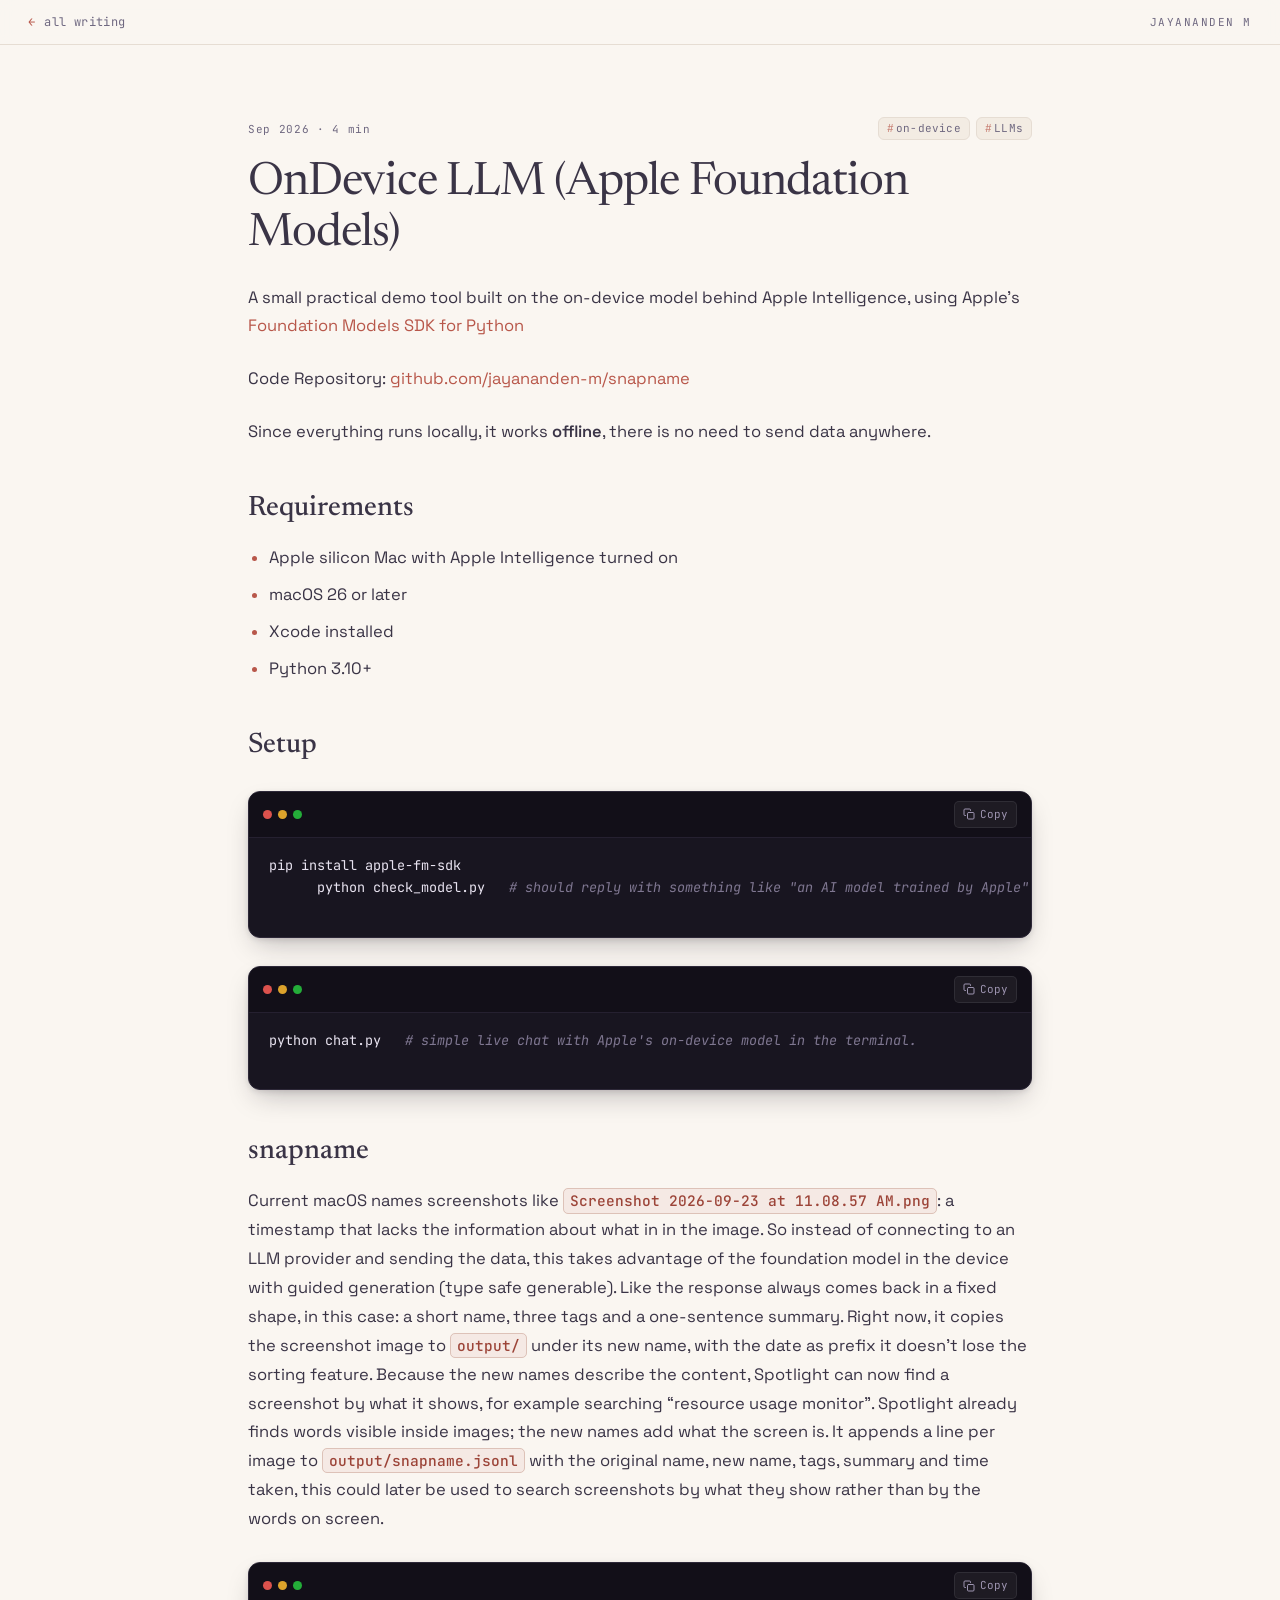
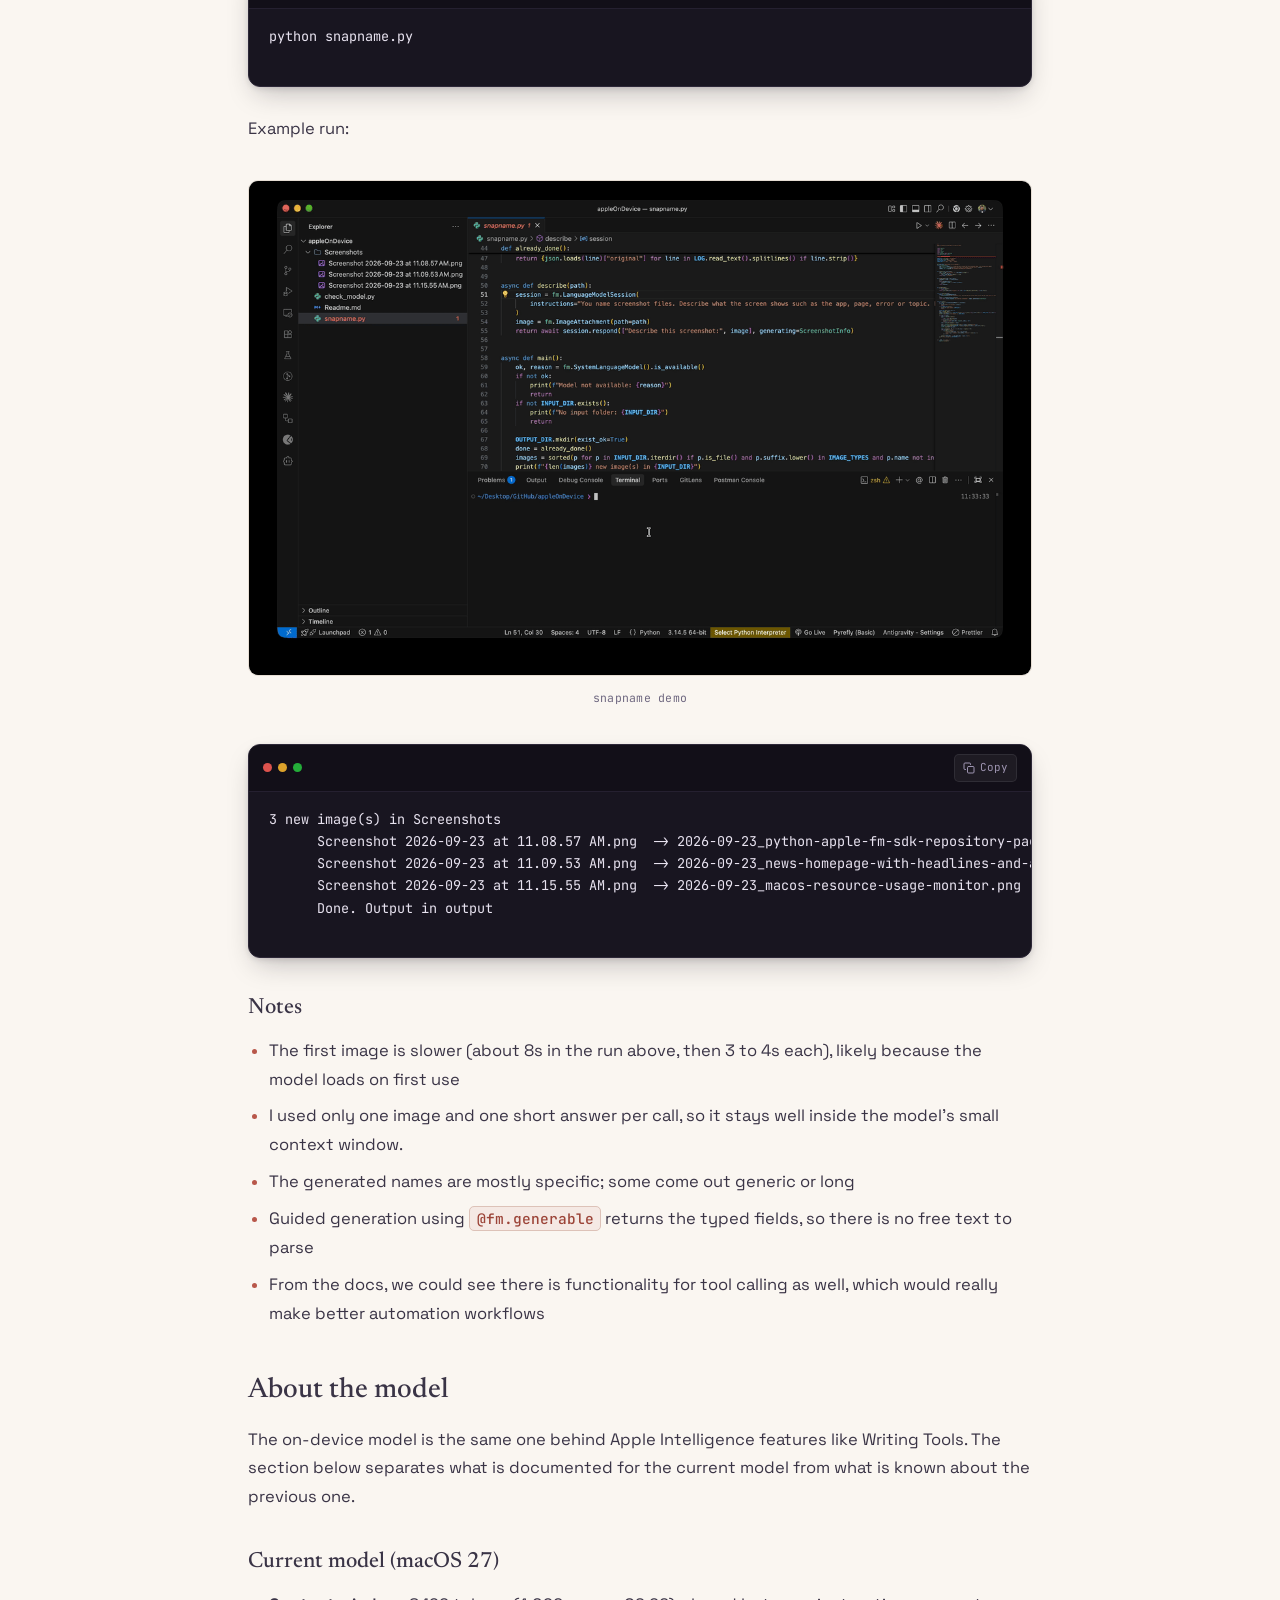
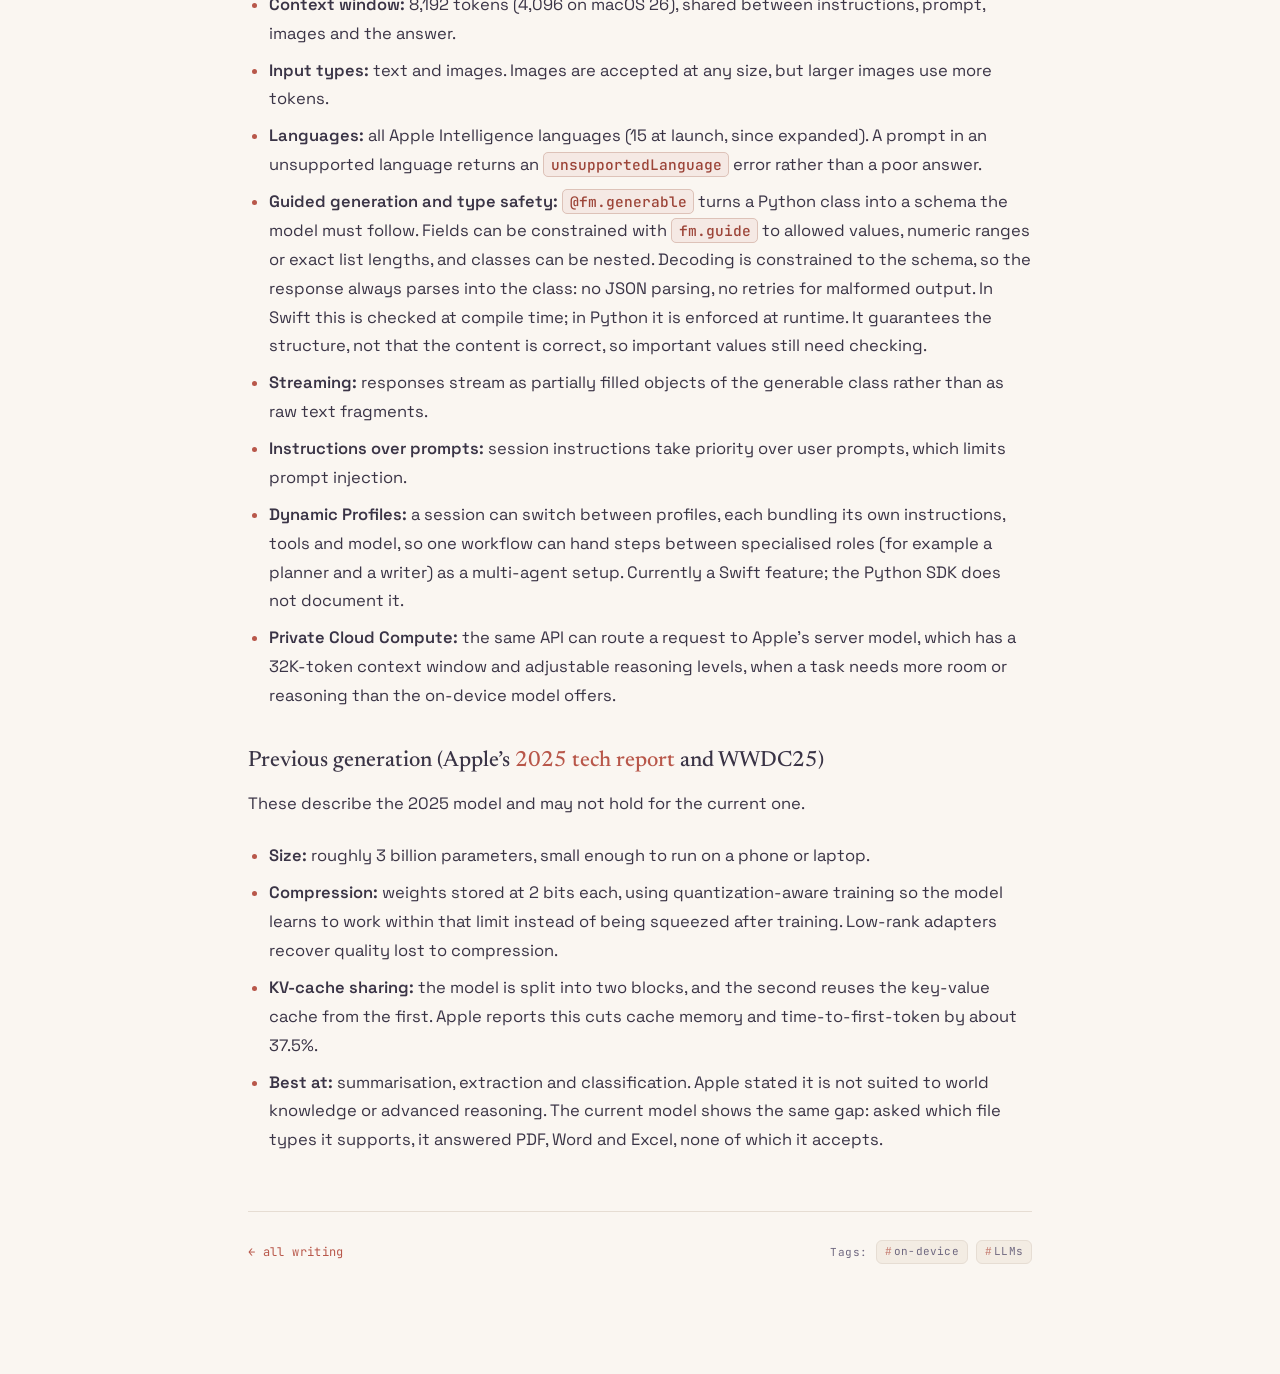
<file: writing-ondevice-llm-snapname.html>
<!DOCTYPE html>
<html lang="en">
<head>
<meta charset="utf-8">
<meta name="viewport" content="width=device-width, initial-scale=1">
<title>OnDevice LLM (Apple Foundation Models)</title>
<link rel="preconnect" href="https://fonts.googleapis.com"><link rel="preconnect" href="https://fonts.gstatic.com" crossorigin><link rel="stylesheet" href="https://fonts.googleapis.com/css2?family=JetBrains+Mono:wght@400;500;600&family=Newsreader:opsz,wght@6..72,400;6..72,500&family=Space+Grotesk:wght@400;500;600&display=swap">
<style>
  *{box-sizing:border-box;}
  body{margin:0;background:var(--paper);color:var(--ink);
       font-family:'Space Grotesk',sans-serif;
       -webkit-font-smoothing:antialiased;}
  a{color:var(--rose);text-decoration:none;transition:color .2s ease;}
  a:hover{color:var(--rose-dark);}
  .wrap{min-height:100vh;background:var(--paper);}

  /* sticky header */
  header{position:sticky;top:0;z-index:5;display:flex;align-items:center;
    justify-content:space-between;gap:16px;padding:14px 28px;
    background:color-mix(in srgb,var(--paper) 86%,transparent);
    backdrop-filter:blur(10px);border-bottom:1px solid var(--hair);}
  header .back{display:inline-flex;align-items:center;gap:9px;
    font-family:'JetBrains Mono',monospace;font-size:12px;letter-spacing:.03em;
    color:var(--slate);}
  header .back:hover{color:var(--rose);}
  header .back .arrow{display:inline-block;color:var(--rose);
    transition:transform .25s cubic-bezier(.2,.7,.2,1);}
  header .back:hover .arrow{transform:translateX(-3px);}
  header .who{font-family:'JetBrains Mono',monospace;font-size:11px;
    letter-spacing:.14em;text-transform:uppercase;color:var(--slate);}

  main{margin:0 auto;padding:72px 28px 110px;}
  .kicker{margin:0 0 18px;font-family:'JetBrains Mono',monospace;
    font-size:11px;letter-spacing:.06em;color:var(--slate);}
  .kicker .sep{color:var(--rose);}

  /* tags */
  .tag-pill{display:inline-flex;align-items:center;font-family:'JetBrains Mono',monospace;
    font-size:11px;letter-spacing:.02em;padding:3px 8px;border-radius:6px;
    border:1px solid var(--hair);color:var(--slate);background:var(--code-bg);
    text-decoration:none;transition:all .2s ease;line-height:1.4;white-space:nowrap;}
  .tag-pill::before{content:"#";color:var(--rose);margin-right:2px;opacity:.7;}
  .tag-pill:hover{border-color:var(--rose);color:var(--rose-dark);
    background:color-mix(in srgb,var(--rose) 6%,var(--paper));}

  main{max-width:840px;}
  .article-meta{display:flex;align-items:center;justify-content:space-between;gap:12px;margin:0 0 18px;flex-wrap:wrap;}
  .article-meta .kicker{margin:0;}
  .article-tags{display:inline-flex;flex-wrap:wrap;gap:6px;}
  h1.title{margin:0 0 24px;font-family:'Newsreader',serif;font-weight:400;
    font-size:46px;line-height:1.1;letter-spacing:-.02em;color:var(--ink);}
  p.lede{margin:0 0 48px;font-family:'Newsreader',serif;font-size:20px;
    line-height:1.6;color:var(--slate);text-wrap:pretty;}

  /* reading-progress bar — pure CSS, degrades to a harmless empty strip */
  #read-progress{position:fixed;top:0;left:0;height:3px;width:100%;
    transform-origin:0 50%;transform:scaleX(0);background:var(--rose);
    box-shadow:0 0 8px 0 rgba(184,87,74,.55);z-index:20;}
  @supports (animation-timeline:scroll()){
    #read-progress{animation:read-fill linear;animation-timeline:scroll(root);}
  }
  @keyframes read-fill{from{transform:scaleX(0);}to{transform:scaleX(1);}}

  /* ---- article body: markdown maps onto these ---- */
  .post-body{font-size:16.5px;line-height:1.75;color:var(--ink);}
  .post-body > *:first-child{margin-top:0;}
  .post-body p{margin:0 0 24px;}
  .post-body h2{margin:44px 0 18px;font-family:'Newsreader',serif;
    font-weight:500;font-size:28px;line-height:1.25;color:var(--ink);}
  .post-body h3{margin:36px 0 14px;font-family:'Newsreader',serif;
    font-weight:500;font-size:22px;line-height:1.3;color:var(--ink);}
  .post-body ul,.post-body ol{margin:0 0 24px;padding-left:1.3em;}
  .post-body li{margin:0 0 8px;}
  .post-body li::marker{color:var(--rose);}
  .post-body strong{font-weight:600;color:var(--ink);}
  .post-body blockquote{margin:0 0 24px;padding:4px 0 4px 20px;
    border-left:3px solid var(--rose);color:var(--slate);font-style:italic;}
  .post-body blockquote p{margin:0 0 10px;}
  .post-body hr{border:none;border-top:1px solid var(--hair);margin:40px 0;}

  /* small-print / caveat paragraph: write  {: .note}  under it in markdown */
  .post-body .note{color:var(--slate);font-size:15px;line-height:1.65;}

  /* images & diagrams (tldraw / Excalidraw exports, GIFs) */
  .post-body figure{margin:36px 0;}
  .post-body figure img,.post-body p img{display:block;max-width:100%;
    height:auto;margin:0 auto;border:1px solid var(--hair);border-radius:10px;
    background:#fff;}
  .post-body figcaption{margin-top:12px;text-align:center;
    font-family:'JetBrains Mono',monospace;font-size:11.5px;letter-spacing:.02em;
    color:var(--slate);}

  /* inline code */
  .post-body code{font-family:'JetBrains Mono',monospace;font-size:.88em;}
  .post-body :not(pre) > code{background:color-mix(in srgb,var(--rose) 8%,var(--paper));
    border:1px solid color-mix(in srgb,var(--rose) 20%,var(--hair));border-radius:5px;padding:.15em .42em;
    color:var(--rose-dark);font-weight:500;}

  /* tables */
  .post-body table{width:100%;border-collapse:collapse;margin:0 0 28px;
    font-size:14.5px;}
  .post-body th,.post-body td{padding:9px 12px;border-bottom:1px solid var(--hair);
    text-align:left;}
  .post-body th{font-family:'JetBrains Mono',monospace;font-size:11px;
    letter-spacing:.04em;text-transform:uppercase;color:var(--slate);
    border-bottom:1.5px solid var(--hair);}

  .post-footer{margin-top:56px;padding-top:28px;border-top:1px solid var(--hair);
    display:flex;align-items:center;justify-content:space-between;gap:16px;flex-wrap:wrap;}
  .post-footer a.back-link{font-family:'JetBrains Mono',monospace;font-size:12px;
    letter-spacing:.03em;color:var(--rose);}
  .post-footer .footer-tags{display:inline-flex;align-items:center;gap:8px;flex-wrap:wrap;}
  .post-footer .footer-tags-label{font-family:'JetBrains Mono',monospace;font-size:11px;color:var(--slate);letter-spacing:.04em;}
  @media (max-width:640px){
    h1.title{font-size:34px;} main{padding:48px 22px 90px;}
  }


  /* Code container & syntax highlighting */
  .post-body .codehilite {
    position: relative;
    margin: 28px 0;
    background: #181520;
    border: 1px solid #2d2838;
    border-radius: 12px;
    overflow: hidden;
    box-shadow: 0 12px 28px -8px rgba(24, 21, 32, 0.28), 0 2px 6px -1px rgba(24, 21, 32, 0.15);
  }
  .post-body .codehilite pre {
    margin: 0;
    padding: 16px 20px;
    font-family: 'JetBrains Mono', monospace;
    font-size: 13.5px;
    line-height: 1.65;
    color: #e8e3f0;
    background: transparent;
    overflow-x: auto;
    -webkit-font-smoothing: antialiased;
    tab-size: 4;
  }
  .post-body .codehilite pre code {
    font-family: inherit;
    font-size: inherit;
    color: inherit;
    background: transparent;
    padding: 0;
    border: none;
  }
  .post-body .codehilite pre::-webkit-scrollbar { height: 7px; }
  .post-body .codehilite pre::-webkit-scrollbar-track { background: #131019; }
  .post-body .codehilite pre::-webkit-scrollbar-thumb { background: #352e42; border-radius: 4px; }
  .post-body .codehilite pre::-webkit-scrollbar-thumb:hover { background: #4e4460; }

  /* Code header bar */
  .code-header {
    display: flex;
    align-items: center;
    justify-content: space-between;
    padding: 9px 14px;
    background: #120f18;
    border-bottom: 1px solid #252030;
    user-select: none;
  }
  .code-dots {
    display: flex;
    align-items: center;
    gap: 6px;
  }
  .code-dots span {
    width: 9px;
    height: 9px;
    border-radius: 50%;
    display: inline-block;
  }
  .code-dots span:nth-child(1) { background: #ff5f56; opacity: 0.85; }
  .code-dots span:nth-child(2) { background: #ffbd2e; opacity: 0.85; }
  .code-dots span:nth-child(3) { background: #27c93f; opacity: 0.85; }

  .copy-btn {
    all: unset;
    display: inline-flex;
    align-items: center;
    gap: 5px;
    cursor: pointer;
    font-family: 'JetBrains Mono', monospace;
    font-size: 11px;
    color: #9d94b0;
    padding: 3px 8px;
    border-radius: 5px;
    background: rgba(255, 255, 255, 0.05);
    border: 1px solid rgba(255, 255, 255, 0.08);
    transition: all 0.2s ease;
  }
  .copy-btn:hover {
    color: #fff;
    background: rgba(255, 255, 255, 0.12);
    border-color: rgba(255, 255, 255, 0.2);
  }
  .copy-btn.copied {
    color: #5af78e;
    border-color: rgba(90, 247, 142, 0.4);
    background: rgba(90, 247, 142, 0.1);
  }

  /* Token highlighting */
  .post-body .codehilite .c,
  .post-body .codehilite .ch,
  .post-body .codehilite .cm,
  .post-body .codehilite .c1,
  .post-body .codehilite .cs { color: #7f7791; font-style: italic; }

  .post-body .codehilite .k,
  .post-body .codehilite .kd,
  .post-body .codehilite .kn,
  .post-body .codehilite .kp,
  .post-body .codehilite .kr,
  .post-body .codehilite .kt { color: #f2777a; font-weight: 500; }

  .post-body .codehilite .s,
  .post-body .codehilite .sa,
  .post-body .codehilite .sb,
  .post-body .codehilite .sc,
  .post-body .codehilite .dl,
  .post-body .codehilite .sd,
  .post-body .codehilite .s2,
  .post-body .codehilite .se,
  .post-body .codehilite .sh,
  .post-body .codehilite .si,
  .post-body .codehilite .sx,
  .post-body .codehilite .sr,
  .post-body .codehilite .s1,
  .post-body .codehilite .ss { color: #a6e22e; }

  .post-body .codehilite .na,
  .post-body .codehilite .nf,
  .post-body .codehilite .fm { color: #67b0e8; font-weight: 500; }

  .post-body .codehilite .m,
  .post-body .codehilite .mb,
  .post-body .codehilite .mf,
  .post-body .codehilite .mh,
  .post-body .codehilite .mi,
  .post-body .codehilite .il,
  .post-body .codehilite .mo { color: #e5c07b; }

  .post-body .codehilite .nb,
  .post-body .codehilite .nc,
  .post-body .codehilite .no,
  .post-body .codehilite .nd { color: #e59866; }

  .post-body .codehilite .o,
  .post-body .codehilite .ow,
  .post-body .codehilite .p { color: #c4bdcf; }

  .post-body .codehilite .ge { font-style: italic; }
  .post-body .codehilite .gs { font-weight: bold; }
  .post-body .codehilite .gp { color: #7f7791; user-select: none; }
  .post-body .codehilite .go { color: #b0a8bd; }
  .post-body .codehilite .gt { color: #f2777a; }
  .post-body .codehilite .err { color: #f2777a; }
</style>
</head>
<body>
<div class="wrap" style="--paper:#faf6f1;--rose:#b8574a;--rose-dark:#9c4438;--ink:#3a3446;--slate:#6f6880;--hair:#e6ddd3;--code-bg:#f3ece3;">
  <div id="read-progress" aria-hidden="true"></div>
  <header>
    <a class="back" href="writing.html"><span class="arrow">&larr;</span> all writing</a>
    <span class="who">Jayananden M</span>
  </header>
  <main>
    <div class="article-meta">
      <p class="kicker">Sep 2026 · 4 min</p>
      <div class="article-tags"><a class="tag-pill" href="writing.html?tag=on-device">on-device</a><a class="tag-pill" href="writing.html?tag=LLMs">LLMs</a></div>
    </div>
    <h1 class="title">OnDevice LLM (Apple Foundation Models)</h1>
    
    <article class="post-body">
      <p>A small practical demo tool built on the on-device model behind Apple
      Intelligence, using Apple&rsquo;s <a href="https://github.com/apple/python-apple-fm-sdk">Foundation Models SDK for Python</a></p>
      <p>Code Repository: <a href="https://github.com/jayananden-m/snapname">github.com/jayananden-m/snapname</a></p>
      <p>Since everything runs locally, it works <strong>offline</strong>, there is no need to send
      data anywhere.</p>
      <h2>Requirements</h2>
      <ul>
      <li>Apple silicon Mac with Apple Intelligence turned on</li>
      <li>macOS 26 or later</li>
      <li>Xcode installed</li>
      <li>Python 3.10+</li>
      </ul>
      <h2>Setup</h2>
      <div class="codehilite"><pre><span></span><code>pip<span class="w"> </span>install<span class="w"> </span>apple-fm-sdk
      python<span class="w"> </span>check_model.py<span class="w">   </span><span class="c1"># should reply with something like &quot;an AI model trained by Apple&quot;</span>
      </code></pre></div>

      <div class="codehilite"><pre><span></span><code>python<span class="w"> </span>chat.py<span class="w">   </span><span class="c1"># simple live chat with Apple&#39;s on-device model in the terminal.</span>
      </code></pre></div>

      <h2>snapname</h2>
      <p>Current macOS names screenshots like <code>Screenshot 2026-09-23 at 11.08.57 AM.png</code>:
      a timestamp that lacks the information about what in in the image. So instead of
      connecting to an LLM provider and sending the data, this takes advantage of the
      foundation model in the device with guided generation (type safe generable).
      Like the response always comes back in a fixed shape, in this case: a short
      name, three tags and a one-sentence summary. Right now, it copies the screenshot
      image to <code>output/</code> under its new name, with the date as prefix it doesn&rsquo;t lose
      the sorting feature. Because the new names describe the content, Spotlight can
      now find a screenshot by what it shows, for example searching &ldquo;resource usage
      monitor&rdquo;. Spotlight already finds words visible inside images; the new names add
      what the screen is. It appends a line per image to <code>output/snapname.jsonl</code> with
      the original name, new name, tags, summary and time taken, this could later be
      used to search screenshots by what they show rather than by the words on screen.</p>
      <div class="codehilite"><pre><span></span><code>python<span class="w"> </span>snapname.py
      </code></pre></div>

      <p>Example run:</p>
      <figure><img alt="snapname demo" src="assets/posts/demo.gif" /><figcaption>snapname demo</figcaption></figure>
      <div class="codehilite"><pre><span></span><code>3 new image(s) in Screenshots
      Screenshot 2026-09-23 at 11.08.57 AM.png  -&gt; 2026-09-23_python-apple-fm-sdk-repository-page.png  (7.8s)
      Screenshot 2026-09-23 at 11.09.53 AM.png  -&gt; 2026-09-23_news-homepage-with-headlines-and-articles.png  (3.1s)
      Screenshot 2026-09-23 at 11.15.55 AM.png  -&gt; 2026-09-23_macos-resource-usage-monitor.png  (3.8s)
      Done. Output in output
      </code></pre></div>

      <h3>Notes</h3>
      <ul>
      <li>The first image is slower (about 8s in the run above, then 3 to 4s each),
        likely because the model loads on first use</li>
      <li>I used only one image and one short answer per call, so it stays well inside
        the model&rsquo;s small context window.</li>
      <li>The generated names are mostly specific; some come out generic or long</li>
      <li>Guided generation using <code>@fm.generable</code> returns the typed fields, so there is
        no free text to parse</li>
      <li>From the docs, we could see there is functionality for tool calling as well,
        which would really make better automation workflows</li>
      </ul>
      <h2>About the model</h2>
      <p>The on-device model is the same one behind Apple Intelligence features like
      Writing Tools. The section below separates what is documented for the current
      model from what is known about the previous one.</p>
      <h3>Current model (macOS 27)</h3>
      <ul>
      <li><strong>Context window:</strong> 8,192 tokens (4,096 on macOS 26), shared between
        instructions, prompt, images and the answer.</li>
      <li><strong>Input types:</strong> text and images. Images are accepted at any size, but larger
        images use more tokens.</li>
      <li><strong>Languages:</strong> all Apple Intelligence languages (15 at launch, since
        expanded). A prompt in an unsupported language returns an <code>unsupportedLanguage</code>
        error rather than a poor answer.</li>
      <li><strong>Guided generation and type safety:</strong> <code>@fm.generable</code> turns a Python class
        into a schema the model must follow. Fields can be constrained with <code>fm.guide</code>
        to allowed values, numeric ranges or exact list lengths, and classes can be
        nested. Decoding is constrained to the schema, so the response always parses
        into the class: no JSON parsing, no retries for malformed output. In Swift this
        is checked at compile time; in Python it is enforced at runtime. It guarantees
        the structure, not that the content is correct, so important values still need
        checking.</li>
      <li><strong>Streaming:</strong> responses stream as partially filled objects of the generable
        class rather than as raw text fragments.</li>
      <li><strong>Instructions over prompts:</strong> session instructions take priority over user
        prompts, which limits prompt injection.</li>
      <li><strong>Dynamic Profiles:</strong> a session can switch between profiles, each bundling its
        own instructions, tools and model, so one workflow can hand steps between
        specialised roles (for example a planner and a writer) as a multi-agent setup.
        Currently a Swift feature; the Python SDK does not document it.</li>
      <li><strong>Private Cloud Compute:</strong> the same API can route a request to Apple&rsquo;s server
        model, which has a 32K-token context window and adjustable reasoning levels,
        when a task needs more room or reasoning than the on-device model offers.</li>
      </ul>
      <h3>Previous generation (Apple&rsquo;s <a href="https://arxiv.org/abs/2507.13575">2025 tech report</a> and WWDC25)</h3>
      <p>These describe the 2025 model and may not hold for the current one.</p>
      <ul>
      <li><strong>Size:</strong> roughly 3 billion parameters, small enough to run on a phone or
        laptop.</li>
      <li><strong>Compression:</strong> weights stored at 2 bits each, using quantization-aware
        training so the model learns to work within that limit instead of being
        squeezed after training. Low-rank adapters recover quality lost to compression.</li>
      <li><strong>KV-cache sharing:</strong> the model is split into two blocks, and the second
        reuses the key-value cache from the first. Apple reports this cuts cache memory
        and time-to-first-token by about 37.5%.</li>
      <li><strong>Best at:</strong> summarisation, extraction and classification. Apple stated it is
        not suited to world knowledge or advanced reasoning. The current model shows
        the same gap: asked which file types it supports, it answered PDF, Word and
        Excel, none of which it accepts.</li>
      </ul>
    </article>
    <div class="post-footer">
      <a class="back-link" href="writing.html">&larr; all writing</a>
      <div class="footer-tags"><span class="footer-tags-label">Tags:</span><a class="tag-pill" href="writing.html?tag=on-device">on-device</a><a class="tag-pill" href="writing.html?tag=LLMs">LLMs</a></div>
    </div>
  </main>
  <script>
  (function() {
    document.querySelectorAll('.post-body .codehilite, .post-body pre').forEach(function(block) {
      if (block.tagName === 'PRE' && block.closest('.codehilite')) return;
      
      var isHilite = block.classList.contains('codehilite');
      var pre = isHilite ? block.querySelector('pre') : block;
      if (!pre) return;

      var header = document.createElement('div');
      header.className = 'code-header';
      header.innerHTML = '<div class="code-dots"><span></span><span></span><span></span></div>' +
        '<button class="copy-btn" type="button" aria-label="Copy code">' +
        '<svg class="copy-icon" width="12" height="12" viewBox="0 0 24 24" fill="none" stroke="currentColor" stroke-width="2" stroke-linecap="round" stroke-linejoin="round"><rect x="9" y="9" width="13" height="13" rx="2" ry="2"></rect><path d="M5 15H4a2 2 0 0 1-2-2V4a2 2 0 0 1 2-2h9a2 2 0 0 1 2 2v1"></path></svg>' +
        '<span class="copy-text">Copy</span>' +
        '</button>';

      if (isHilite) {
        block.insertBefore(header, pre);
      } else {
        var wrapper = document.createElement('div');
        wrapper.className = 'codehilite';
        block.parentNode.insertBefore(wrapper, block);
        wrapper.appendChild(header);
        wrapper.appendChild(block);
      }

      var btn = header.querySelector('.copy-btn');
      btn.addEventListener('click', async function() {
        var codeEl = pre.querySelector('code') || pre;
        var text = codeEl.innerText.replace(/\n$/, '');
        try {
          await navigator.clipboard.writeText(text);
          btn.classList.add('copied');
          btn.querySelector('.copy-text').textContent = 'Copied!';
          btn.querySelector('.copy-icon').outerHTML = '<svg class="copy-icon" width="12" height="12" viewBox="0 0 24 24" fill="none" stroke="currentColor" stroke-width="2.5" stroke-linecap="round" stroke-linejoin="round"><polyline points="20 6 9 17 4 12"></polyline></svg>';
          setTimeout(function() {
            btn.classList.remove('copied');
            btn.querySelector('.copy-text').textContent = 'Copy';
            btn.querySelector('.copy-icon').outerHTML = '<svg class="copy-icon" width="12" height="12" viewBox="0 0 24 24" fill="none" stroke="currentColor" stroke-width="2" stroke-linecap="round" stroke-linejoin="round"><rect x="9" y="9" width="13" height="13" rx="2" ry="2"></rect><path d="M5 15H4a2 2 0 0 1-2-2V4a2 2 0 0 1 2-2h9a2 2 0 0 1 2 2v1"></path></svg>';
          }, 2000);
        } catch (err) {}
      });
    });
  })();
  </script>
</div>
</body>
</html>
</file>
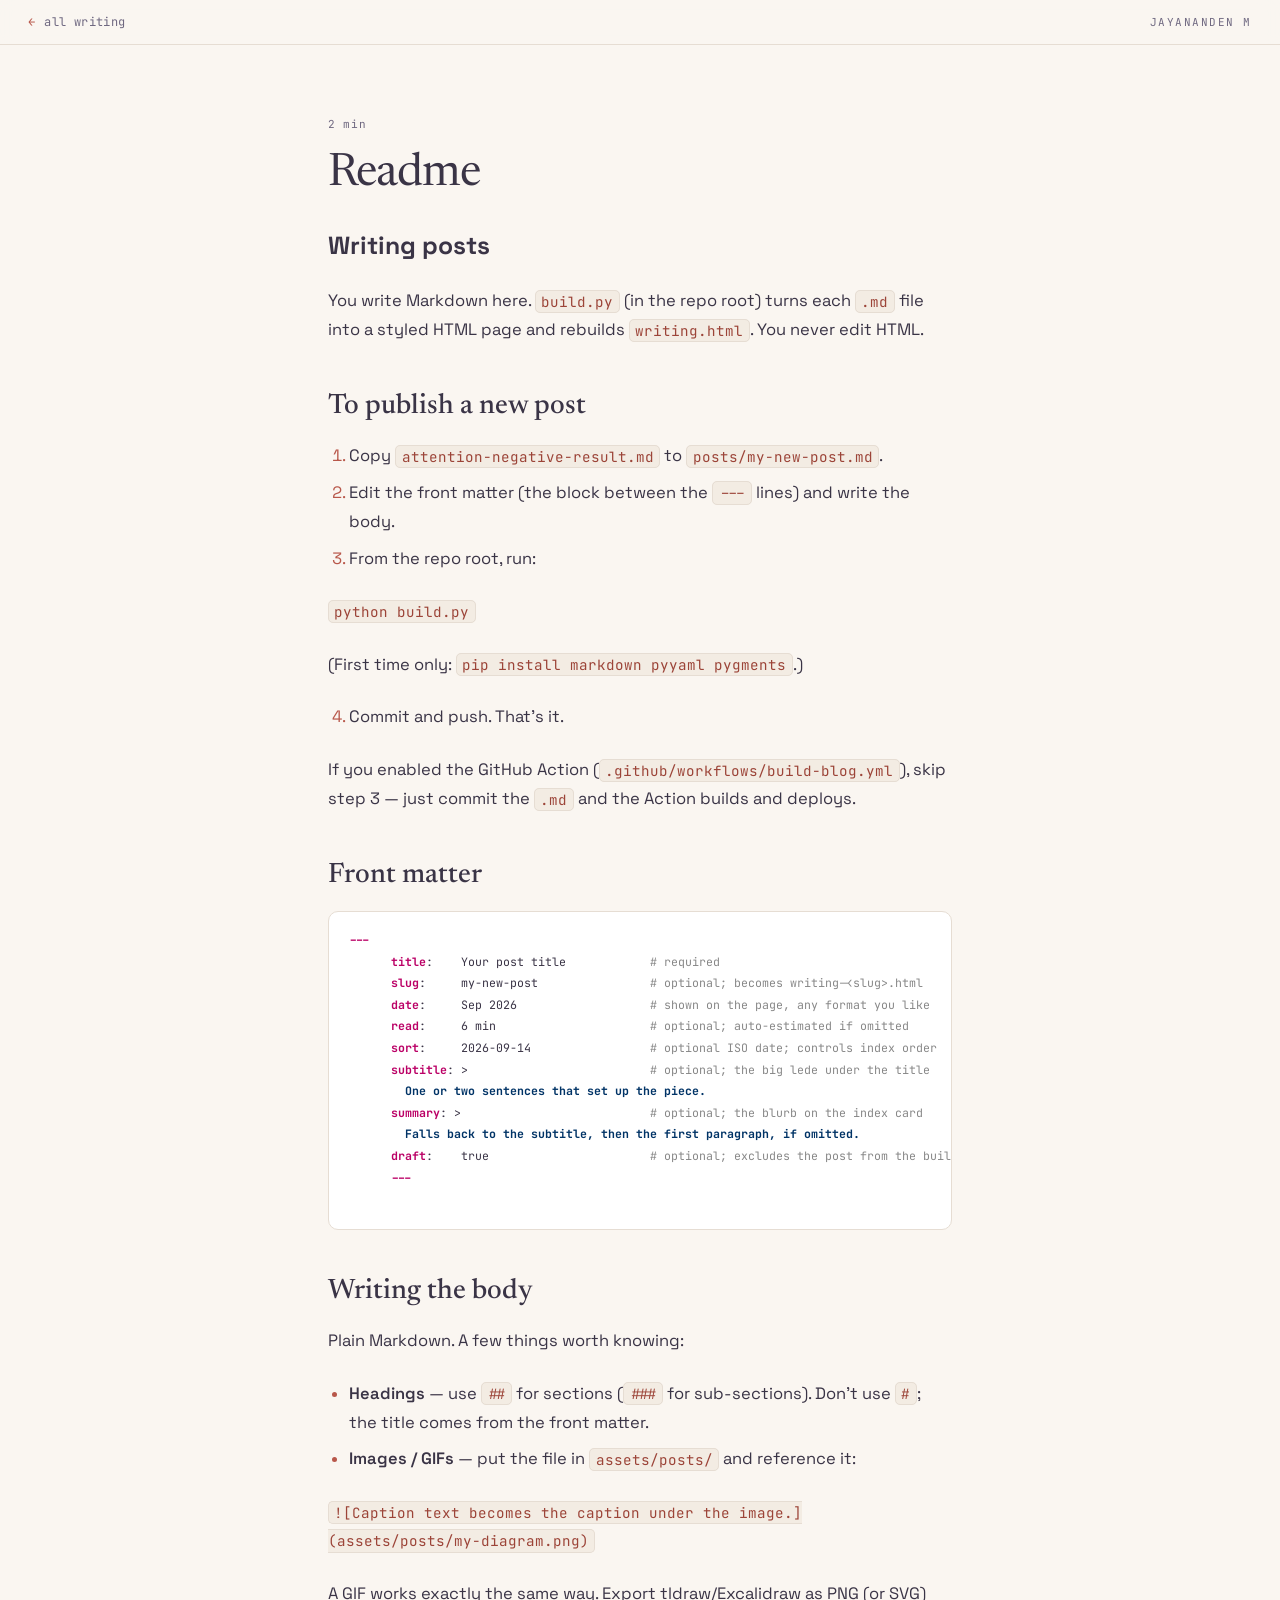
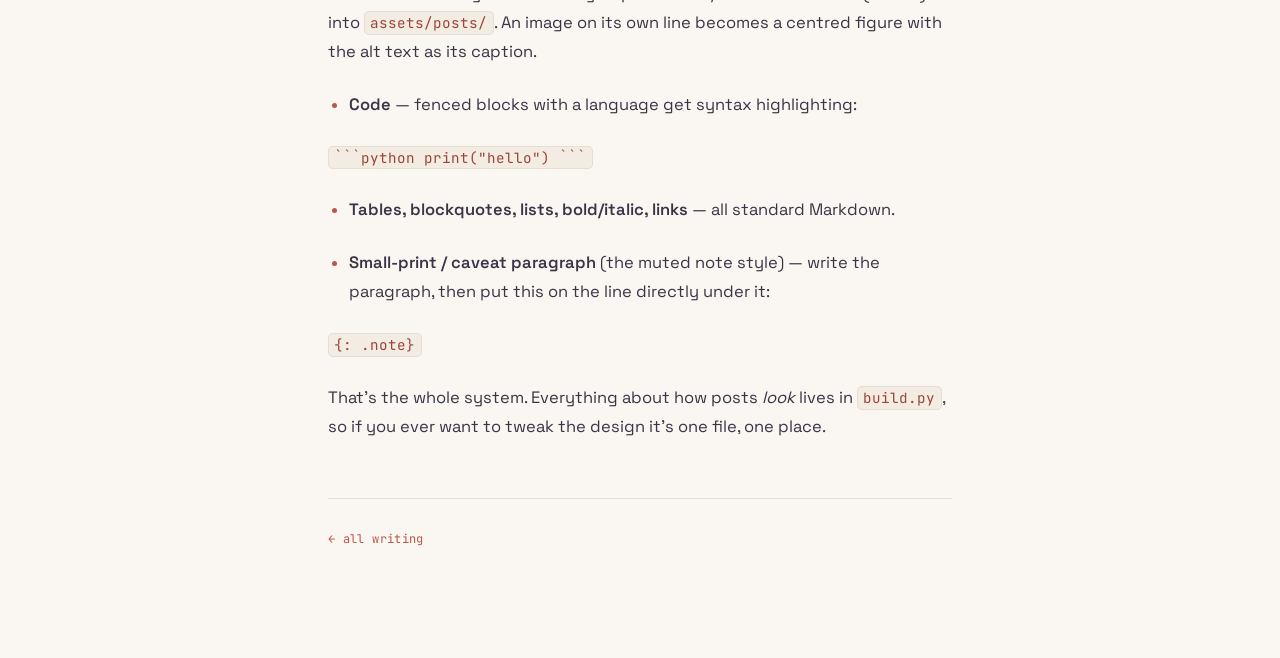
<file: writing-Readme.html>
<!DOCTYPE html>
<html lang="en">
<head>
<meta charset="utf-8">
<meta name="viewport" content="width=device-width, initial-scale=1">
<title>Readme</title>
<link rel="preconnect" href="https://fonts.googleapis.com"><link rel="preconnect" href="https://fonts.gstatic.com" crossorigin><link rel="stylesheet" href="https://fonts.googleapis.com/css2?family=JetBrains+Mono:wght@400;500;600&family=Newsreader:opsz,wght@6..72,400;6..72,500&family=Space+Grotesk:wght@400;500;600&display=swap">
<style>
  *{box-sizing:border-box;}
  body{margin:0;background:var(--paper);color:var(--ink);
       font-family:'Space Grotesk',sans-serif;
       -webkit-font-smoothing:antialiased;}
  a{color:var(--rose);text-decoration:none;transition:color .2s ease;}
  a:hover{color:var(--rose-dark);}
  .wrap{min-height:100vh;background:var(--paper);}

  /* sticky header */
  header{position:sticky;top:0;z-index:5;display:flex;align-items:center;
    justify-content:space-between;gap:16px;padding:14px 28px;
    background:color-mix(in srgb,var(--paper) 86%,transparent);
    backdrop-filter:blur(10px);border-bottom:1px solid var(--hair);}
  header .back{display:inline-flex;align-items:center;gap:9px;
    font-family:'JetBrains Mono',monospace;font-size:12px;letter-spacing:.03em;
    color:var(--slate);}
  header .back:hover{color:var(--rose);}
  header .back .arrow{display:inline-block;color:var(--rose);
    transition:transform .25s cubic-bezier(.2,.7,.2,1);}
  header .back:hover .arrow{transform:translateX(-3px);}
  header .who{font-family:'JetBrains Mono',monospace;font-size:11px;
    letter-spacing:.14em;text-transform:uppercase;color:var(--slate);}

  main{margin:0 auto;padding:72px 28px 110px;}
  .kicker{margin:0 0 18px;font-family:'JetBrains Mono',monospace;
    font-size:11px;letter-spacing:.06em;color:var(--slate);}
  .kicker .sep{color:var(--rose);}

  main{max-width:680px;}
  h1.title{margin:0 0 24px;font-family:'Newsreader',serif;font-weight:400;
    font-size:46px;line-height:1.1;letter-spacing:-.02em;color:var(--ink);}
  p.lede{margin:0 0 48px;font-family:'Newsreader',serif;font-size:20px;
    line-height:1.6;color:var(--slate);text-wrap:pretty;}

  /* reading-progress bar — pure CSS, degrades to a harmless empty strip */
  #read-progress{position:fixed;top:0;left:0;height:3px;width:100%;
    transform-origin:0 50%;transform:scaleX(0);background:var(--rose);
    box-shadow:0 0 8px 0 rgba(184,87,74,.55);z-index:20;}
  @supports (animation-timeline:scroll()){
    #read-progress{animation:read-fill linear;animation-timeline:scroll(root);}
  }
  @keyframes read-fill{from{transform:scaleX(0);}to{transform:scaleX(1);}}

  /* ---- article body: markdown maps onto these ---- */
  .post-body{font-size:16.5px;line-height:1.75;color:var(--ink);}
  .post-body > *:first-child{margin-top:0;}
  .post-body p{margin:0 0 24px;}
  .post-body h2{margin:44px 0 18px;font-family:'Newsreader',serif;
    font-weight:500;font-size:28px;line-height:1.25;color:var(--ink);}
  .post-body h3{margin:36px 0 14px;font-family:'Newsreader',serif;
    font-weight:500;font-size:22px;line-height:1.3;color:var(--ink);}
  .post-body ul,.post-body ol{margin:0 0 24px;padding-left:1.3em;}
  .post-body li{margin:0 0 8px;}
  .post-body li::marker{color:var(--rose);}
  .post-body strong{font-weight:600;color:var(--ink);}
  .post-body blockquote{margin:0 0 24px;padding:4px 0 4px 20px;
    border-left:3px solid var(--rose);color:var(--slate);font-style:italic;}
  .post-body blockquote p{margin:0 0 10px;}
  .post-body hr{border:none;border-top:1px solid var(--hair);margin:40px 0;}

  /* small-print / caveat paragraph: write  {: .note}  under it in markdown */
  .post-body .note{color:var(--slate);font-size:15px;line-height:1.65;}

  /* images & diagrams (tldraw / Excalidraw exports, GIFs) */
  .post-body figure{margin:36px 0;}
  .post-body figure img,.post-body p img{display:block;max-width:100%;
    height:auto;margin:0 auto;border:1px solid var(--hair);border-radius:10px;
    background:#fff;}
  .post-body figcaption{margin-top:12px;text-align:center;
    font-family:'JetBrains Mono',monospace;font-size:11.5px;letter-spacing:.02em;
    color:var(--slate);}

  /* inline code + code blocks */
  .post-body code{font-family:'JetBrains Mono',monospace;font-size:.86em;}
  .post-body :not(pre) > code{background:var(--code-bg);
    border:1px solid var(--hair);border-radius:5px;padding:.12em .38em;
    color:var(--rose-dark);}
  .post-body .codehilite{margin:0 0 24px;background:var(--code-bg);
    border:1px solid var(--hair);border-radius:10px;overflow:auto;}
  .post-body .codehilite pre{margin:0;padding:18px 20px;font-size:13.5px;
    line-height:1.6;overflow:auto;}

  /* tables */
  .post-body table{width:100%;border-collapse:collapse;margin:0 0 28px;
    font-size:14.5px;}
  .post-body th,.post-body td{padding:9px 12px;border-bottom:1px solid var(--hair);
    text-align:left;}
  .post-body th{font-family:'JetBrains Mono',monospace;font-size:11px;
    letter-spacing:.04em;text-transform:uppercase;color:var(--slate);
    border-bottom:1.5px solid var(--hair);}

  .post-footer{margin-top:56px;padding-top:28px;border-top:1px solid var(--hair);}
  .post-footer a{font-family:'JetBrains Mono',monospace;font-size:12px;
    letter-spacing:.03em;color:var(--rose);}
  @media (max-width:640px){
    h1.title{font-size:34px;} main{padding:48px 22px 90px;}
  }

pre { line-height: 125%; }
td.linenos .normal { color: inherit; background-color: transparent; padding-left: 5px; padding-right: 5px; }
span.linenos { color: inherit; background-color: transparent; padding-left: 5px; padding-right: 5px; }
td.linenos .special { color: #000000; background-color: #ffffc0; padding-left: 5px; padding-right: 5px; }
span.linenos.special { color: #000000; background-color: #ffffc0; padding-left: 5px; padding-right: 5px; }
.post-body .codehilite .hll { background-color: #ffffcc }
.post-body .codehilite { background: #ffffff; }
.post-body .codehilite .c { color: #888 } /* Comment */
.post-body .codehilite .err { color: #A61717; background-color: #E3D2D2 } /* Error */
.post-body .codehilite .k { color: #080; font-weight: bold } /* Keyword */
.post-body .codehilite .ch { color: #888 } /* Comment.Hashbang */
.post-body .codehilite .cm { color: #888 } /* Comment.Multiline */
.post-body .codehilite .cp { color: #C00; font-weight: bold } /* Comment.Preproc */
.post-body .codehilite .cpf { color: #888 } /* Comment.PreprocFile */
.post-body .codehilite .c1 { color: #888 } /* Comment.Single */
.post-body .codehilite .cs { color: #C00; font-weight: bold; background-color: #FFF0F0 } /* Comment.Special */
.post-body .codehilite .gd { color: #000; background-color: #FDD } /* Generic.Deleted */
.post-body .codehilite .ge { font-style: italic } /* Generic.Emph */
.post-body .codehilite .ges { font-weight: bold; font-style: italic } /* Generic.EmphStrong */
.post-body .codehilite .gr { color: #A00 } /* Generic.Error */
.post-body .codehilite .gh { color: #333 } /* Generic.Heading */
.post-body .codehilite .gi { color: #000; background-color: #DFD } /* Generic.Inserted */
.post-body .codehilite .go { color: #888 } /* Generic.Output */
.post-body .codehilite .gp { color: #555 } /* Generic.Prompt */
.post-body .codehilite .gs { font-weight: bold } /* Generic.Strong */
.post-body .codehilite .gu { color: #666 } /* Generic.Subheading */
.post-body .codehilite .gt { color: #A00 } /* Generic.Traceback */
.post-body .codehilite .kc { color: #080; font-weight: bold } /* Keyword.Constant */
.post-body .codehilite .kd { color: #080; font-weight: bold } /* Keyword.Declaration */
.post-body .codehilite .kn { color: #080; font-weight: bold } /* Keyword.Namespace */
.post-body .codehilite .kp { color: #080 } /* Keyword.Pseudo */
.post-body .codehilite .kr { color: #080; font-weight: bold } /* Keyword.Reserved */
.post-body .codehilite .kt { color: #888; font-weight: bold } /* Keyword.Type */
.post-body .codehilite .m { color: #00D; font-weight: bold } /* Literal.Number */
.post-body .codehilite .s { color: #D20; background-color: #FFF0F0 } /* Literal.String */
.post-body .codehilite .na { color: #369 } /* Name.Attribute */
.post-body .codehilite .nb { color: #038 } /* Name.Builtin */
.post-body .codehilite .nc { color: #B06; font-weight: bold } /* Name.Class */
.post-body .codehilite .no { color: #036; font-weight: bold } /* Name.Constant */
.post-body .codehilite .nd { color: #555 } /* Name.Decorator */
.post-body .codehilite .ne { color: #B06; font-weight: bold } /* Name.Exception */
.post-body .codehilite .nf { color: #06B; font-weight: bold } /* Name.Function */
.post-body .codehilite .nl { color: #369; font-style: italic } /* Name.Label */
.post-body .codehilite .nn { color: #B06; font-weight: bold } /* Name.Namespace */
.post-body .codehilite .py { color: #369; font-weight: bold } /* Name.Property */
.post-body .codehilite .nt { color: #B06; font-weight: bold } /* Name.Tag */
.post-body .codehilite .nv { color: #369 } /* Name.Variable */
.post-body .codehilite .ow { color: #080 } /* Operator.Word */
.post-body .codehilite .w { color: #BBB } /* Text.Whitespace */
.post-body .codehilite .mb { color: #00D; font-weight: bold } /* Literal.Number.Bin */
.post-body .codehilite .mf { color: #00D; font-weight: bold } /* Literal.Number.Float */
.post-body .codehilite .mh { color: #00D; font-weight: bold } /* Literal.Number.Hex */
.post-body .codehilite .mi { color: #00D; font-weight: bold } /* Literal.Number.Integer */
.post-body .codehilite .mo { color: #00D; font-weight: bold } /* Literal.Number.Oct */
.post-body .codehilite .sa { color: #D20; background-color: #FFF0F0 } /* Literal.String.Affix */
.post-body .codehilite .sb { color: #D20; background-color: #FFF0F0 } /* Literal.String.Backtick */
.post-body .codehilite .sc { color: #D20; background-color: #FFF0F0 } /* Literal.String.Char */
.post-body .codehilite .dl { color: #D20; background-color: #FFF0F0 } /* Literal.String.Delimiter */
.post-body .codehilite .sd { color: #D20; background-color: #FFF0F0 } /* Literal.String.Doc */
.post-body .codehilite .s2 { color: #D20; background-color: #FFF0F0 } /* Literal.String.Double */
.post-body .codehilite .se { color: #04D; background-color: #FFF0F0 } /* Literal.String.Escape */
.post-body .codehilite .sh { color: #D20; background-color: #FFF0F0 } /* Literal.String.Heredoc */
.post-body .codehilite .si { color: #33B; background-color: #FFF0F0 } /* Literal.String.Interpol */
.post-body .codehilite .sx { color: #2B2; background-color: #F0FFF0 } /* Literal.String.Other */
.post-body .codehilite .sr { color: #080; background-color: #FFF0FF } /* Literal.String.Regex */
.post-body .codehilite .s1 { color: #D20; background-color: #FFF0F0 } /* Literal.String.Single */
.post-body .codehilite .ss { color: #A60; background-color: #FFF0F0 } /* Literal.String.Symbol */
.post-body .codehilite .bp { color: #038 } /* Name.Builtin.Pseudo */
.post-body .codehilite .fm { color: #06B; font-weight: bold } /* Name.Function.Magic */
.post-body .codehilite .vc { color: #369 } /* Name.Variable.Class */
.post-body .codehilite .vg { color: #D70 } /* Name.Variable.Global */
.post-body .codehilite .vi { color: #33B } /* Name.Variable.Instance */
.post-body .codehilite .vm { color: #369 } /* Name.Variable.Magic */
.post-body .codehilite .il { color: #00D; font-weight: bold } /* Literal.Number.Integer.Long */</style>
</head>
<body>
<div class="wrap" style="--paper:#faf6f1;--rose:#b8574a;--rose-dark:#9c4438;--ink:#3a3446;--slate:#6f6880;--hair:#e6ddd3;--code-bg:#f3ece3;">
  <div id="read-progress" aria-hidden="true"></div>
  <header>
    <a class="back" href="writing.html"><span class="arrow">&larr;</span> all writing</a>
    <span class="who">Jayananden M</span>
  </header>
  <main>
    <p class="kicker">2 min</p>
    <h1 class="title">Readme</h1>
    
    <article class="post-body">
      <h1>Writing posts</h1>
      <p>You write Markdown here. <code>build.py</code> (in the repo root) turns each <code>.md</code> file
      into a styled HTML page and rebuilds <code>writing.html</code>. You never edit HTML.</p>
      <h2>To publish a new post</h2>
      <ol>
      <li>Copy <code>attention-negative-result.md</code> to <code>posts/my-new-post.md</code>.</li>
      <li>Edit the front matter (the block between the <code>---</code> lines) and write the body.</li>
      <li>From the repo root, run:</li>
      </ol>
      <p><code>python build.py</code></p>
      <p>(First time only: <code>pip install markdown pyyaml pygments</code>.)</p>
      <ol start="4">
      <li>Commit and push. That&rsquo;s it.</li>
      </ol>
      <p>If you enabled the GitHub Action (<code>.github/workflows/build-blog.yml</code>),
         skip step 3 — just commit the <code>.md</code> and the Action builds and deploys.</p>
      <h2>Front matter</h2>
      <div class="codehilite"><pre><span></span><code><span class="nn">---</span>
      <span class="nt">title</span><span class="p">:</span><span class="w">    </span><span class="l l-Scalar l-Scalar-Plain">Your post title</span><span class="w">            </span><span class="c1"># required</span>
      <span class="nt">slug</span><span class="p">:</span><span class="w">     </span><span class="l l-Scalar l-Scalar-Plain">my-new-post</span><span class="w">                </span><span class="c1"># optional; becomes writing-&lt;slug&gt;.html</span>
      <span class="nt">date</span><span class="p">:</span><span class="w">     </span><span class="l l-Scalar l-Scalar-Plain">Sep 2026</span><span class="w">                   </span><span class="c1"># shown on the page, any format you like</span>
      <span class="nt">read</span><span class="p">:</span><span class="w">     </span><span class="l l-Scalar l-Scalar-Plain">6 min</span><span class="w">                      </span><span class="c1"># optional; auto-estimated if omitted</span>
      <span class="nt">sort</span><span class="p">:</span><span class="w">     </span><span class="l l-Scalar l-Scalar-Plain">2026-09-14</span><span class="w">                 </span><span class="c1"># optional ISO date; controls index order</span>
      <span class="nt">subtitle</span><span class="p">:</span><span class="w"> </span><span class="p p-Indicator">&gt;</span><span class="w">                          </span><span class="c1"># optional; the big lede under the title</span>
      <span class="w">  </span><span class="no">One or two sentences that set up the piece.</span>
      <span class="nt">summary</span><span class="p">:</span><span class="w"> </span><span class="p p-Indicator">&gt;</span><span class="w">                           </span><span class="c1"># optional; the blurb on the index card</span>
      <span class="w">  </span><span class="no">Falls back to the subtitle, then the first paragraph, if omitted.</span>
      <span class="nt">draft</span><span class="p">:</span><span class="w">    </span><span class="l l-Scalar l-Scalar-Plain">true</span><span class="w">                       </span><span class="c1"># optional; excludes the post from the build</span>
      <span class="nn">---</span>
      </code></pre></div>

      <h2>Writing the body</h2>
      <p>Plain Markdown. A few things worth knowing:</p>
      <ul>
      <li><strong>Headings</strong> — use <code>##</code> for sections (<code>###</code> for sub-sections). Don&rsquo;t use <code>#</code>;
        the title comes from the front matter.</li>
      <li><strong>Images / GIFs</strong> — put the file in <code>assets/posts/</code> and reference it:</li>
      </ul>
      <p><code>![Caption text becomes the caption under the image.](assets/posts/my-diagram.png)</code></p>
      <p>A GIF works exactly the same way. Export tldraw/Excalidraw as PNG (or SVG)
        into <code>assets/posts/</code>. An image on its own line becomes a centred figure with
        the alt text as its caption.</p>
      <ul>
      <li><strong>Code</strong> — fenced blocks with a language get syntax highlighting:</li>
      </ul>
      <p><code>```python
        print("hello")
        ```</code></p>
      <ul>
      <li>
      <p><strong>Tables, blockquotes, lists, bold/italic, links</strong> — all standard Markdown.</p>
      </li>
      <li>
      <p><strong>Small-print / caveat paragraph</strong> (the muted note style) — write the
        paragraph, then put this on the line directly under it:</p>
      </li>
      </ul>
      <p><code>{: .note}</code></p>
      <p>That&rsquo;s the whole system. Everything about how posts <em>look</em> lives in <code>build.py</code>,
      so if you ever want to tweak the design it&rsquo;s one file, one place.</p>
    </article>
    <div class="post-footer">
      <a href="writing.html">&larr; all writing</a>
    </div>
  </main>
</div>
</body>
</html>
</file>
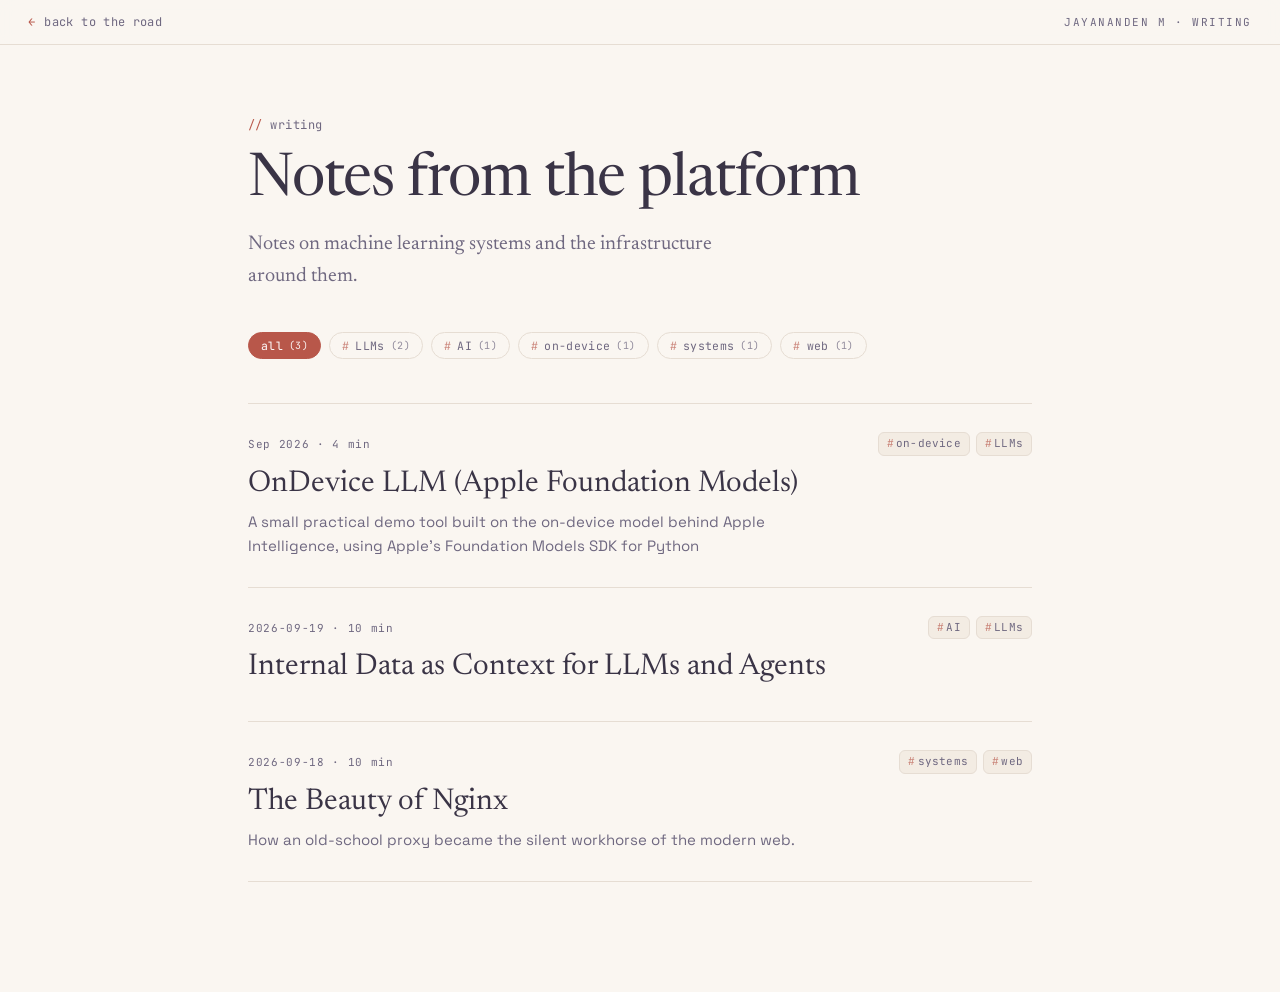
<file: writing.html>
<!DOCTYPE html>
<html lang="en">
<head>
<meta charset="utf-8">
<meta name="viewport" content="width=device-width, initial-scale=1">
<title>Jayananden M · Writing</title>
<link rel="preconnect" href="https://fonts.googleapis.com"><link rel="preconnect" href="https://fonts.gstatic.com" crossorigin><link rel="stylesheet" href="https://fonts.googleapis.com/css2?family=JetBrains+Mono:wght@400;500;600&family=Newsreader:opsz,wght@6..72,400;6..72,500&family=Space+Grotesk:wght@400;500;600&display=swap">
<style>
  *{box-sizing:border-box;}
  body{margin:0;background:var(--paper);color:var(--ink);
       font-family:'Space Grotesk',sans-serif;
       -webkit-font-smoothing:antialiased;}
  a{color:var(--rose);text-decoration:none;transition:color .2s ease;}
  a:hover{color:var(--rose-dark);}
  .wrap{min-height:100vh;background:var(--paper);}

  /* sticky header */
  header{position:sticky;top:0;z-index:5;display:flex;align-items:center;
    justify-content:space-between;gap:16px;padding:14px 28px;
    background:color-mix(in srgb,var(--paper) 86%,transparent);
    backdrop-filter:blur(10px);border-bottom:1px solid var(--hair);}
  header .back{display:inline-flex;align-items:center;gap:9px;
    font-family:'JetBrains Mono',monospace;font-size:12px;letter-spacing:.03em;
    color:var(--slate);}
  header .back:hover{color:var(--rose);}
  header .back .arrow{display:inline-block;color:var(--rose);
    transition:transform .25s cubic-bezier(.2,.7,.2,1);}
  header .back:hover .arrow{transform:translateX(-3px);}
  header .who{font-family:'JetBrains Mono',monospace;font-size:11px;
    letter-spacing:.14em;text-transform:uppercase;color:var(--slate);}

  main{margin:0 auto;padding:72px 28px 110px;}
  .kicker{margin:0 0 18px;font-family:'JetBrains Mono',monospace;
    font-size:11px;letter-spacing:.06em;color:var(--slate);}
  .kicker .sep{color:var(--rose);}

  /* tags */
  .tag-pill{display:inline-flex;align-items:center;font-family:'JetBrains Mono',monospace;
    font-size:11px;letter-spacing:.02em;padding:3px 8px;border-radius:6px;
    border:1px solid var(--hair);color:var(--slate);background:var(--code-bg);
    text-decoration:none;transition:all .2s ease;line-height:1.4;white-space:nowrap;}
  .tag-pill::before{content:"#";color:var(--rose);margin-right:2px;opacity:.7;}
  .tag-pill:hover{border-color:var(--rose);color:var(--rose-dark);
    background:color-mix(in srgb,var(--rose) 6%,var(--paper));}

  main{max-width:840px;}
  .kicker.big{font-size:12px;letter-spacing:.04em;}
  h1.title{margin:0 0 16px;font-family:'Newsreader',serif;font-weight:400;
    font-size:60px;line-height:1.02;letter-spacing:-.02em;color:var(--ink);}
  p.intro{margin:0 0 40px;max-width:52ch;font-family:'Newsreader',serif;
    font-size:20px;line-height:1.6;color:var(--slate);text-wrap:pretty;}

  /* tag filter buttons */
  .tag-filters{display:flex;flex-wrap:wrap;gap:8px;margin:0 0 44px;align-items:center;}
  .filter-btn{all:unset;display:inline-flex;align-items:center;gap:6px;
    padding:5px 12px;border-radius:20px;border:1px solid var(--hair);
    background:transparent;color:var(--slate);font-family:'JetBrains Mono',monospace;
    font-size:11.5px;letter-spacing:.03em;cursor:pointer;
    transition:all .2s cubic-bezier(.2,.7,.2,1);}
  .filter-btn::before{content:"#";color:var(--rose);opacity:.7;}
  .filter-btn[data-tag="all"]::before{content:"";display:none;}
  .filter-btn .count{font-size:10px;opacity:.75;}
  .filter-btn:hover{border-color:var(--rose);color:var(--rose);
    background:color-mix(in srgb,var(--rose) 5%,var(--paper));}
  .filter-btn.active{background:var(--rose);color:#fff;border-color:var(--rose);}
  .filter-btn.active::before{color:#fff;opacity:1;}
  .filter-btn.active .count{color:#fff;opacity:.9;}

  .list{display:flex;flex-direction:column;}
  a.row{display:block;padding:28px 0;border-top:1px solid var(--hair);
    color:inherit;transition:background-color .3s ease,padding-left .3s cubic-bezier(.2,.7,.2,1);}
  a.row:last-child{border-bottom:1px solid var(--hair);}
  a.row:hover{padding-left:10px;background:color-mix(in srgb,var(--rose) 4%,transparent);}
  a.row .meta-row{display:flex;align-items:center;justify-content:space-between;gap:12px;margin:0 0 10px;flex-wrap:wrap;}
  a.row .meta{margin:0;font-family:'JetBrains Mono',monospace;
    font-size:11px;letter-spacing:.06em;color:var(--slate);}
  a.row .row-tags{display:inline-flex;flex-wrap:wrap;gap:6px;}
  a.row h2{margin:0 0 8px;font-family:'Newsreader',serif;font-weight:400;
    font-size:30px;line-height:1.2;color:var(--ink);transition:color .25s ease;}
  a.row:hover h2{color:var(--rose);}
  a.row .dek{margin:0;max-width:56ch;font-size:15px;line-height:1.65;
    color:var(--slate);text-wrap:pretty;}

  .no-posts{display:none;padding:48px 0;text-align:center;font-family:'Space Grotesk',sans-serif;color:var(--slate);font-size:15px;}
  .no-posts .clear-filter{display:inline-block;margin-top:12px;color:var(--rose);font-family:'JetBrains Mono',monospace;font-size:12px;cursor:pointer;}

  @media (prefers-reduced-motion:reduce){
    a.row,a.row h2,header .back .arrow,.filter-btn,.tag-pill{transition:none!important;}
  }
  @media (max-width:640px){
    h1.title{font-size:42px;} main{padding:48px 22px 90px;}
    .tag-filters{margin-bottom:32px;}
    p.intro{margin-bottom:32px;}
  }
</style>
</head>
<body>
<div class="wrap" style="--paper:#faf6f1;--rose:#b8574a;--rose-dark:#9c4438;--ink:#3a3446;--slate:#6f6880;--hair:#e6ddd3;--code-bg:#f3ece3;">
  <header>
    <a class="back" href="index.html"><span class="arrow">&larr;</span> back to the road</a>
    <span class="who">Jayananden M &middot; Writing</span>
  </header>
  <main>
    <p class="kicker big"><span class="sep">//</span> writing</p>
    <h1 class="title">Notes from the platform</h1>
    <p class="intro">Notes on machine learning systems and the infrastructure around them.</p>
    <div class="tag-filters" id="tag-filters" aria-label="Filter posts by tag">
      <button class="filter-btn active" data-tag="all">all <span class="count">(3)</span></button><button class="filter-btn" data-tag="LLMs">LLMs <span class="count">(2)</span></button><button class="filter-btn" data-tag="AI">AI <span class="count">(1)</span></button><button class="filter-btn" data-tag="on-device">on-device <span class="count">(1)</span></button><button class="filter-btn" data-tag="systems">systems <span class="count">(1)</span></button><button class="filter-btn" data-tag="web">web <span class="count">(1)</span></button>
    </div>
    <div class="list">
      <a class="row" href="writing-ondevice-llm-snapname.html" data-tags="on-device,LLMs">
        <div class="meta-row">
          <p class="meta">Sep 2026 · 4 min</p>
          <div class="row-tags"><span class="tag-pill" data-tag="on-device">on-device</span><span class="tag-pill" data-tag="LLMs">LLMs</span></div>
        </div>
        <h2>OnDevice LLM (Apple Foundation Models)</h2>
        <p class="dek">A small practical demo tool built on the on-device model behind Apple Intelligence, using Apple&#x27;s Foundation Models SDK for Python</p>
      </a>
      <a class="row" href="writing-contextdata.html" data-tags="AI,LLMs">
        <div class="meta-row">
          <p class="meta">2026-09-19 · 10 min</p>
          <div class="row-tags"><span class="tag-pill" data-tag="AI">AI</span><span class="tag-pill" data-tag="LLMs">LLMs</span></div>
        </div>
        <h2>Internal Data as Context for LLMs and Agents</h2>
        <p class="dek"></p>
      </a>
      <a class="row" href="writing-nginx-beauty.html" data-tags="systems,web">
        <div class="meta-row">
          <p class="meta">2026-09-18 · 10 min</p>
          <div class="row-tags"><span class="tag-pill" data-tag="systems">systems</span><span class="tag-pill" data-tag="web">web</span></div>
        </div>
        <h2>The Beauty of Nginx</h2>
        <p class="dek">How an old-school proxy became the silent workhorse of the modern web.</p>
      </a>
    </div>
    <div class="no-posts" id="no-posts">
      <p>No posts tagged with this topic yet.</p>
      <span class="clear-filter">&larr; Show all posts</span>
    </div>
  </main>
  <script>
  (function() {
    const filterBtns = document.querySelectorAll('.filter-btn');
    const rows = document.querySelectorAll('.list a.row');
    const emptyState = document.getElementById('no-posts');

    function applyFilter(selectedTag) {
      let visibleCount = 0;
      rows.forEach(row => {
        const rawTags = row.getAttribute('data-tags') || '';
        const tags = rawTags.split(',').filter(Boolean);
        const match = (selectedTag === 'all' || tags.includes(selectedTag));
        row.style.display = match ? 'block' : 'none';
        if (match) visibleCount++;
      });

      filterBtns.forEach(btn => {
        const btnTag = btn.getAttribute('data-tag');
        btn.classList.toggle('active', btnTag === selectedTag);
      });

      if (emptyState) {
        emptyState.style.display = visibleCount === 0 ? 'block' : 'none';
      }

      const newUrl = selectedTag === 'all'
        ? window.location.pathname
        : window.location.pathname + '?tag=' + encodeURIComponent(selectedTag);
      history.replaceState(null, '', newUrl);
    }

    filterBtns.forEach(btn => {
      btn.addEventListener('click', function(e) {
        e.preventDefault();
        applyFilter(this.getAttribute('data-tag'));
      });
    });

    document.querySelectorAll('.row-tags .tag-pill').forEach(tagEl => {
      tagEl.addEventListener('click', function(e) {
        e.preventDefault();
        e.stopPropagation();
        const tag = this.getAttribute('data-tag');
        if (tag) applyFilter(tag);
      });
    });

    const clearBtn = document.querySelector('.clear-filter');
    if (clearBtn) {
      clearBtn.addEventListener('click', () => applyFilter('all'));
    }

    const params = new URLSearchParams(window.location.search);
    const initialTag = params.get('tag') || (window.location.hash ? window.location.hash.slice(1) : null);
    if (initialTag && Array.from(filterBtns).some(b => b.getAttribute('data-tag') === initialTag)) {
      applyFilter(initialTag);
    }
  })();
  </script>
</div>
</body>
</html>
</file>
